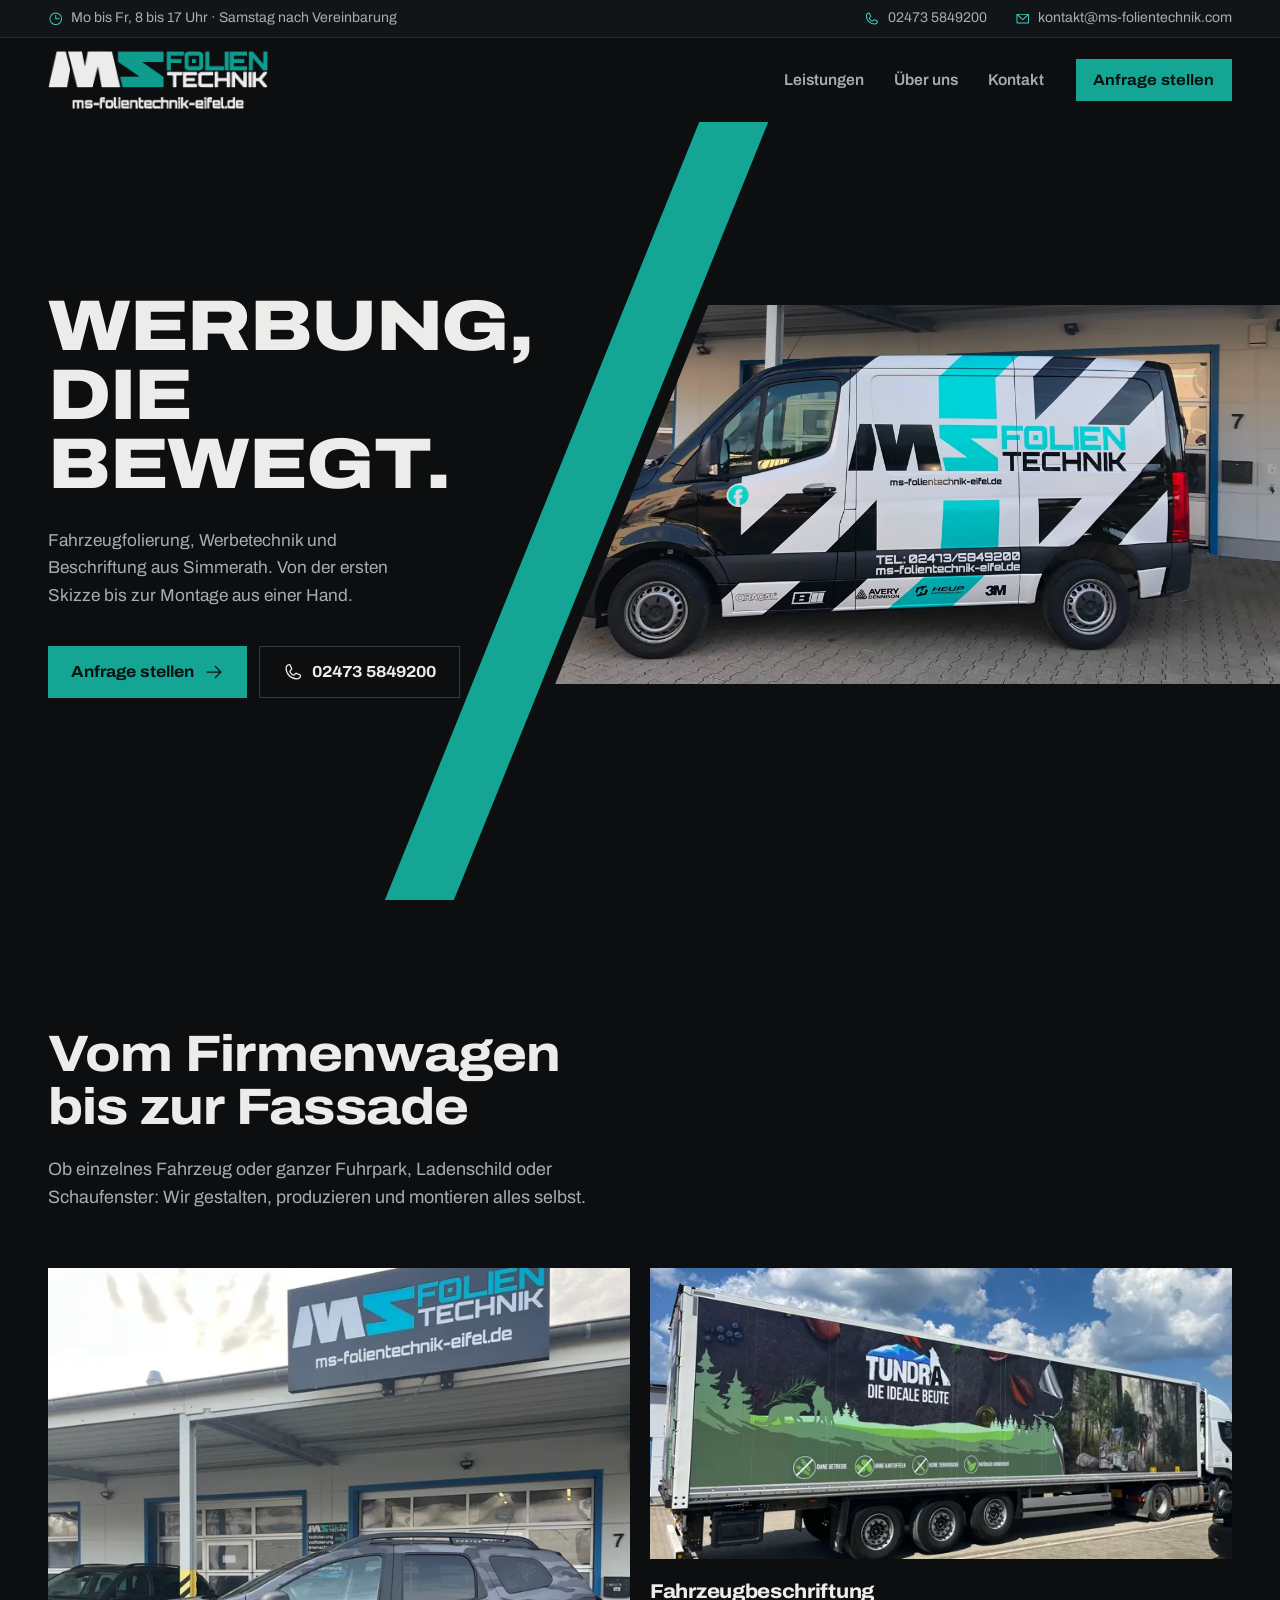
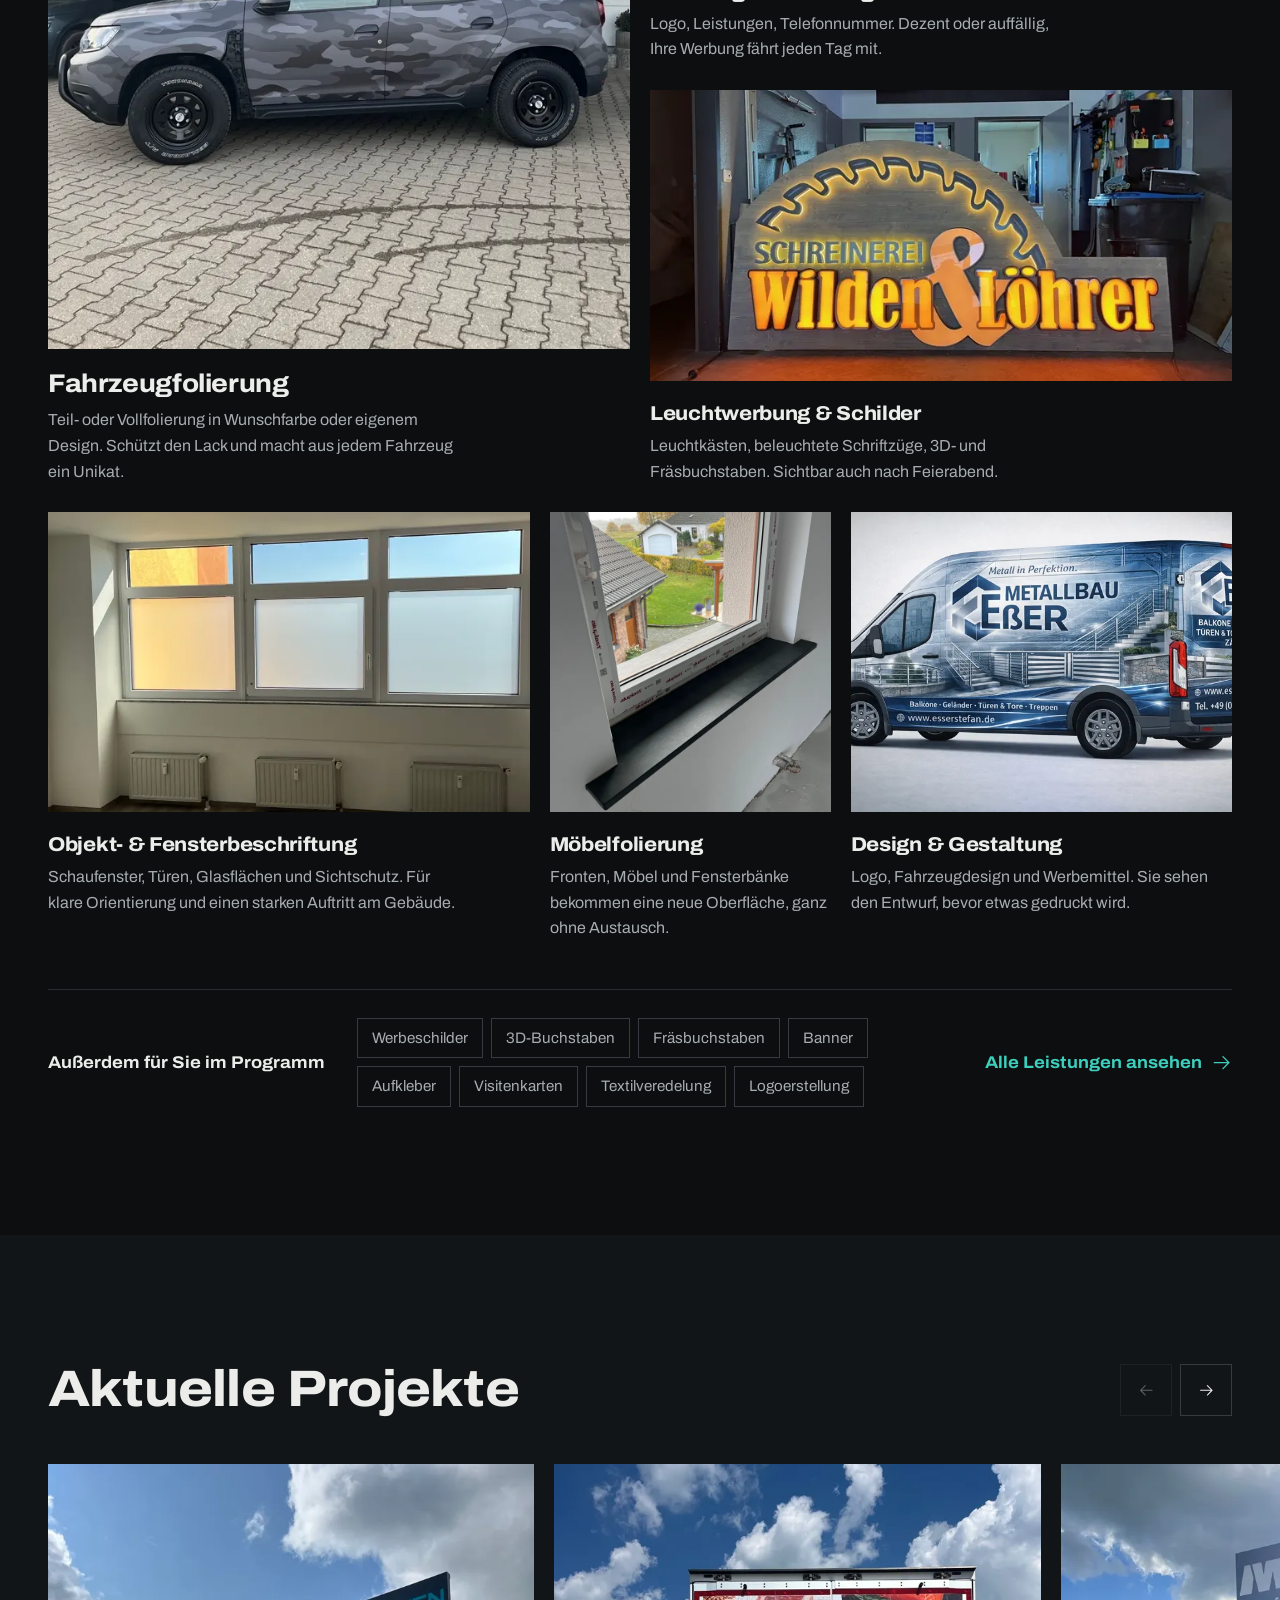
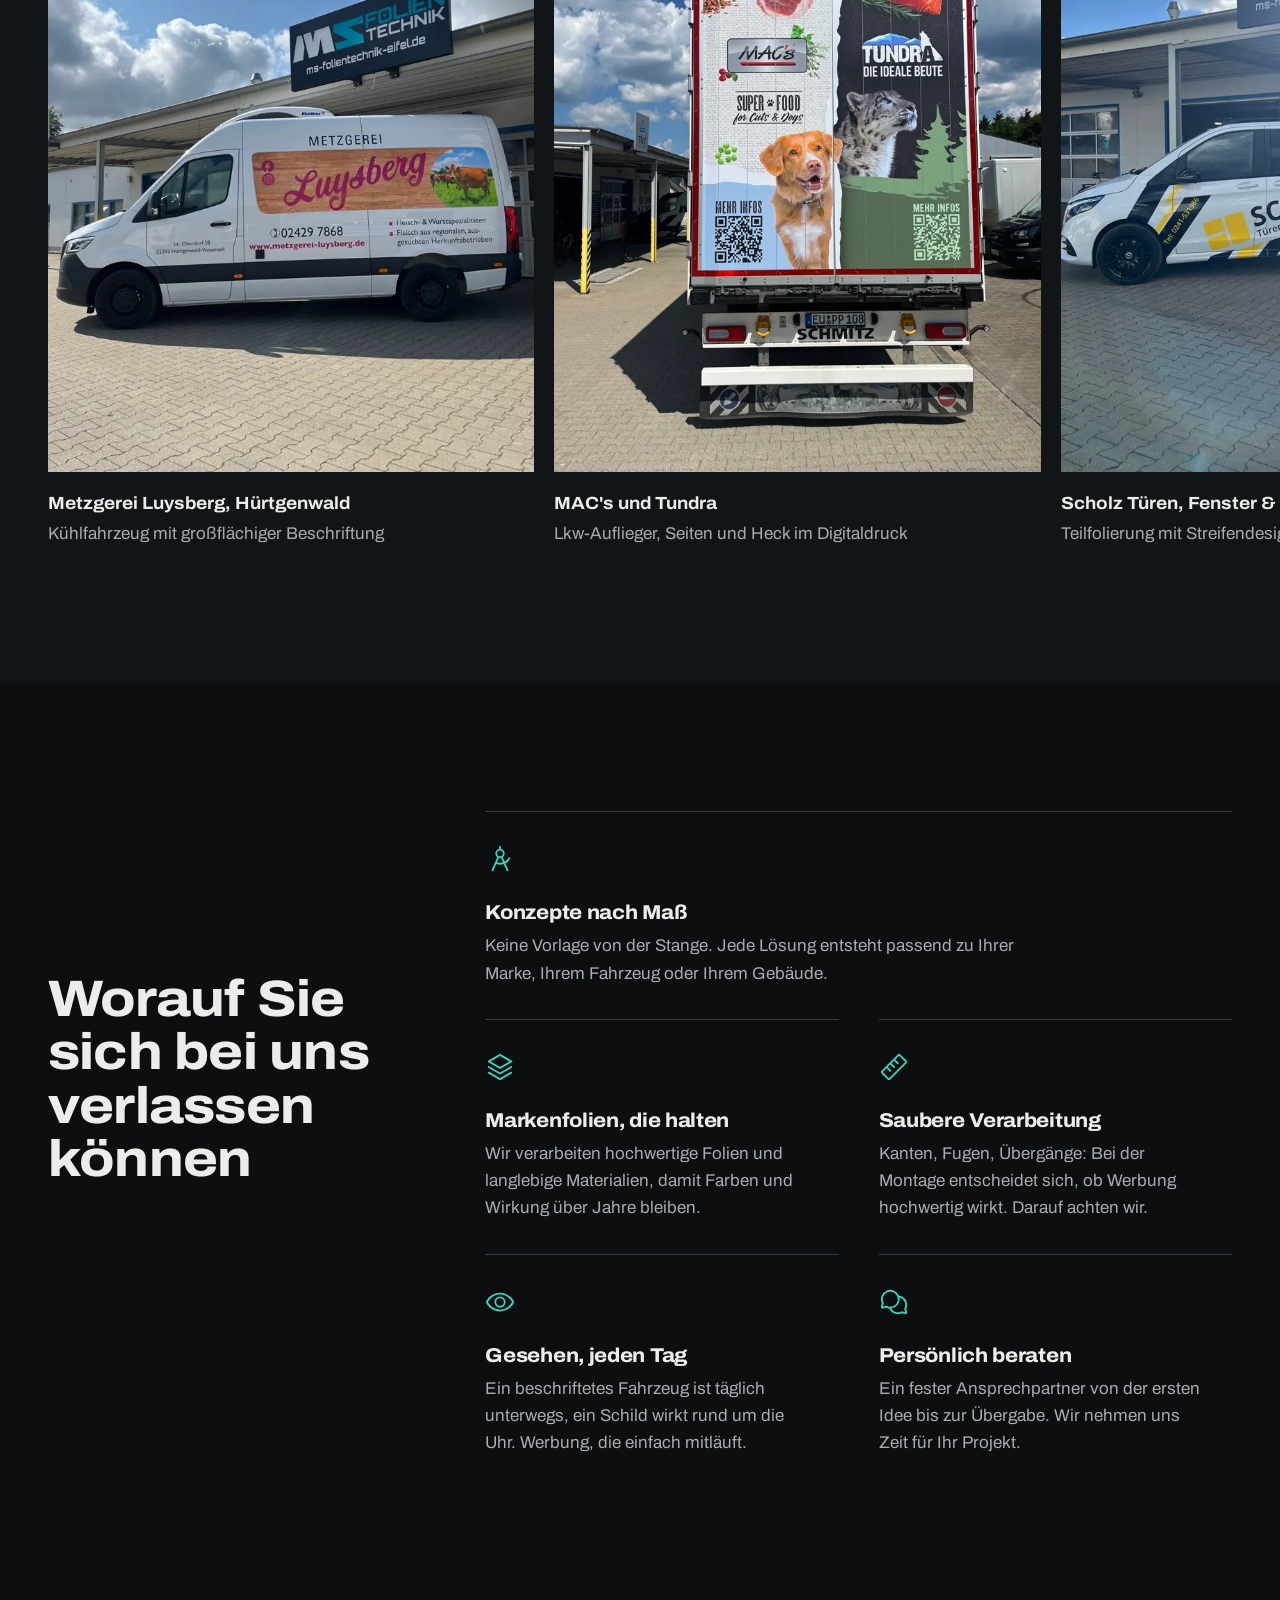
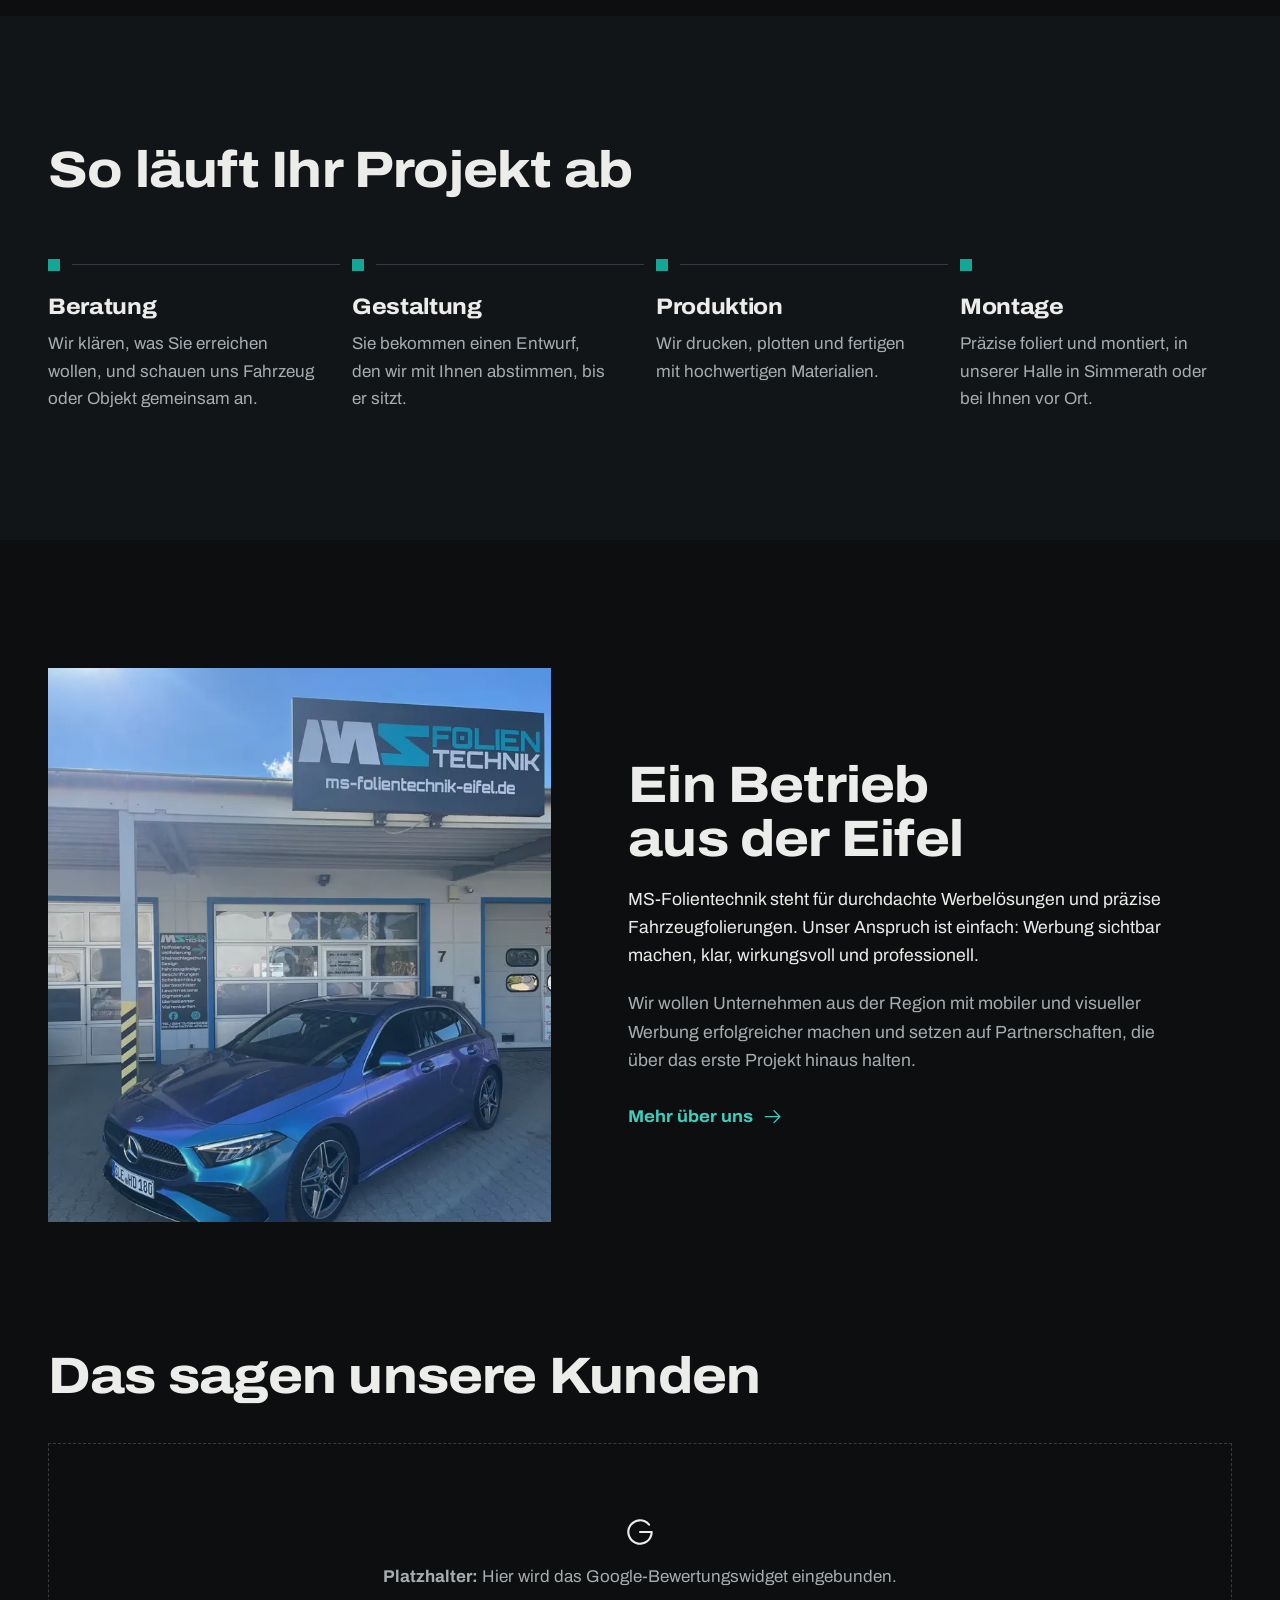
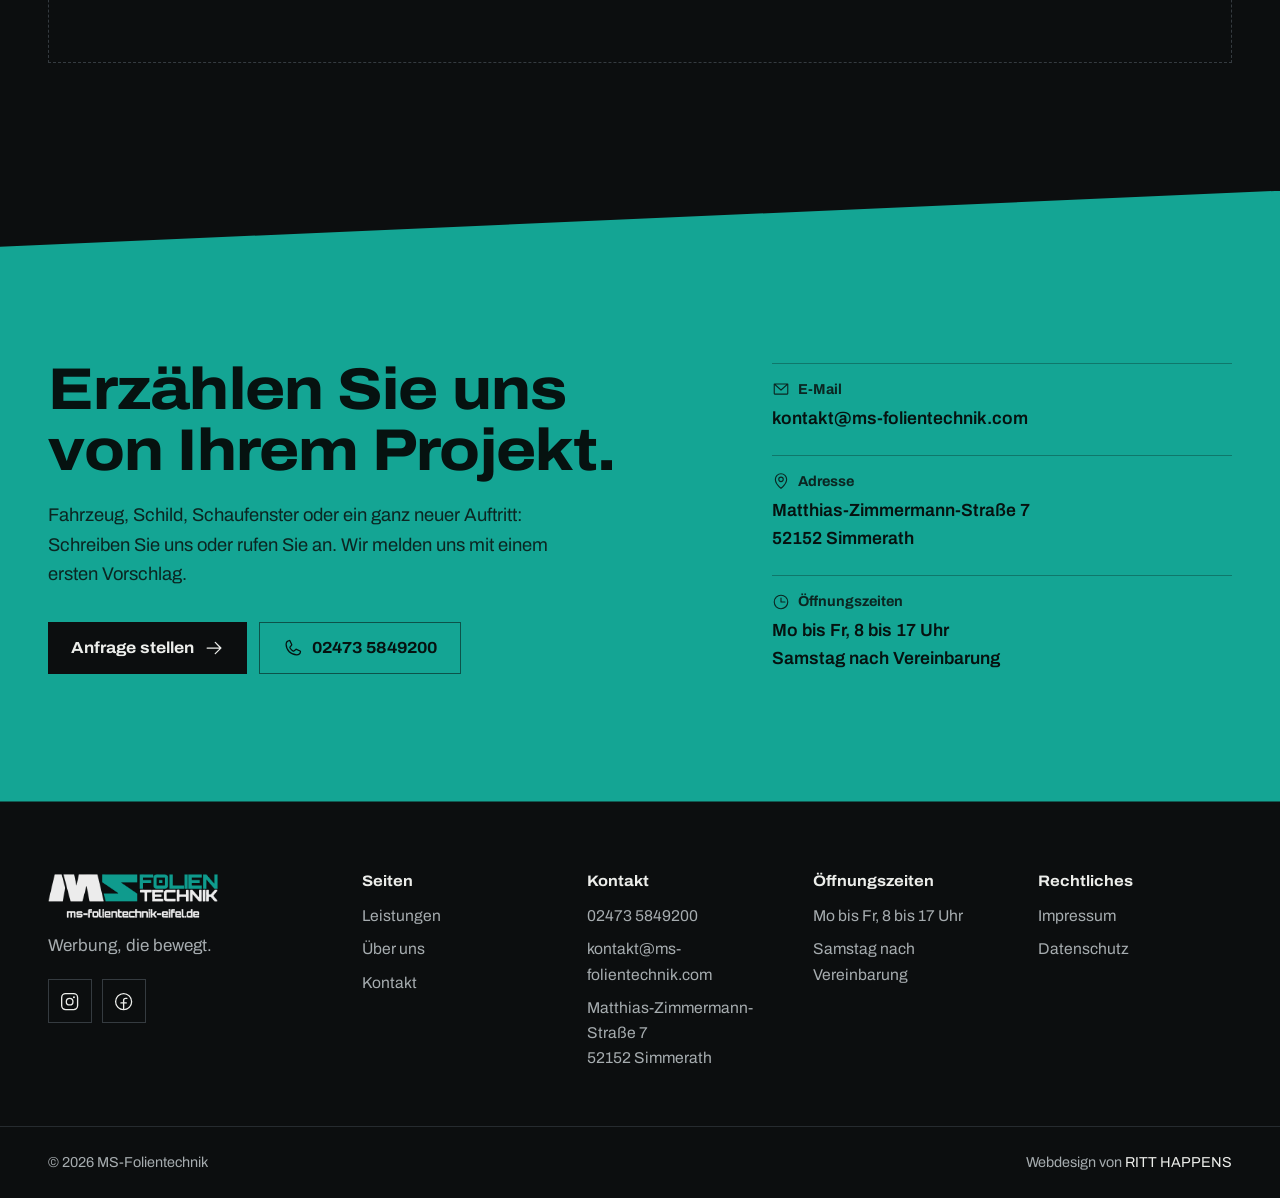
<file: index.html>
<!doctype html>
<html lang="de">
<head>
  <meta charset="utf-8">
  <meta name="viewport" content="width=device-width, initial-scale=1">
  <title>Fahrzeugfolierung &amp; Werbetechnik Simmerath | MS-Folientechnik</title>
  <meta name="description" content="Fahrzeugfolierung, Beschriftung, Leuchtwerbung und Schilder aus Simmerath in der Eifel. Von der Idee bis zur Montage aus einer Hand. Jetzt anfragen!">
  <meta name="theme-color" content="#0c0e0f">
  <meta property="og:title" content="Fahrzeugfolierung &amp; Werbetechnik Simmerath | MS-Folientechnik">
  <meta property="og:description" content="Fahrzeugfolierung, Beschriftung, Leuchtwerbung und Schilder aus Simmerath in der Eifel. Von der Idee bis zur Montage aus einer Hand. Jetzt anfragen!">
  <meta property="og:image" content="assets/img/ms-firmenfahrzeug-1200.webp">
  <link rel="preload" href="assets/fonts/archivo-var.woff2" as="font" type="font/woff2" crossorigin>
  <link rel="preload" as="image" href="assets/img/ms-firmenfahrzeug-1200.webp" imagesrcset="assets/img/ms-firmenfahrzeug-1200.webp 1200w, assets/img/ms-firmenfahrzeug-2400.webp 2400w" imagesizes="(min-width: 960px) 62vw, 100vw">
  <link rel="stylesheet" href="assets/css/style.css">
  <script>document.documentElement.classList.add('js');</script>
  <script type="application/ld+json">
  {
    "@context": "https://schema.org",
    "@type": "LocalBusiness",
    "name": "MS-Folientechnik",
    "slogan": "Werbung, die bewegt.",
    "sameAs": ["https://www.instagram.com/msfolientechnik/", "https://www.facebook.com/MSFolientechnik/"],
    "telephone": "+49 2473 5849200",
    "email": "kontakt@ms-folientechnik.com",
    "address": {
      "@type": "PostalAddress",
      "streetAddress": "Matthias-Zimmermann-Straße 7",
      "postalCode": "52152",
      "addressLocality": "Simmerath",
      "addressCountry": "DE"
    },
    "openingHoursSpecification": [{
      "@type": "OpeningHoursSpecification",
      "dayOfWeek": ["Monday","Tuesday","Wednesday","Thursday","Friday"],
      "opens": "08:00",
      "closes": "17:00"
    }]
  }
  </script>
</head>
<body>
  <a class="skip" href="#inhalt">Zum Inhalt springen</a>

  <header class="site-header" data-header>
    <div class="topbar">
      <div class="shell topbar-inner">
        <p class="topbar-hours">
          <svg class="ico" aria-hidden="true"><use href="assets/img/icons.svg#i-clock"/></svg>
          <span>Mo bis Fr, 8 bis 17 Uhr<span class="topbar-sat"> · Samstag nach Vereinbarung</span></span>
        </p>
        <div class="topbar-contact">
          <a href="tel:+4924735849200">
            <svg class="ico" aria-hidden="true"><use href="assets/img/icons.svg#i-phone"/></svg>
            <span>02473 5849200</span>
          </a>
          <a class="topbar-mail" href="mailto:kontakt@ms-folientechnik.com">
            <svg class="ico" aria-hidden="true"><use href="assets/img/icons.svg#i-envelope-simple"/></svg>
            <span>kontakt@ms-folientechnik.com</span>
          </a>
        </div>
      </div>
    </div>
    <div class="shell header-inner">
      <a class="brand" href="index.html" aria-label="MS-Folientechnik, zur Startseite">
        <img src="assets/img/ms-folientechnik-logo-480.png" width="480" height="126" alt="MS-Folientechnik">
      </a>
      <nav class="nav" id="site-nav" aria-label="Hauptnavigation">
        <ul class="nav-list">
          <li style="--i:0"><a href="leistungen.html"><span>Leistungen</span><svg class="ico" aria-hidden="true"><use href="assets/img/icons.svg#i-arrow-right"/></svg></a></li>
          <li style="--i:1"><a href="ueber-uns.html"><span>Über uns</span><svg class="ico" aria-hidden="true"><use href="assets/img/icons.svg#i-arrow-right"/></svg></a></li>
          <li style="--i:2"><a href="kontakt.html"><span>Kontakt</span><svg class="ico" aria-hidden="true"><use href="assets/img/icons.svg#i-arrow-right"/></svg></a></li>
        </ul>
        <span class="nav-stripe" aria-hidden="true"></span>
        <div class="nav-extra" style="--i:3">
          <a class="btn btn-primary nav-cta" href="kontakt.html">
            Anfrage stellen
            <svg class="ico" aria-hidden="true"><use href="assets/img/icons.svg#i-arrow-right"/></svg>
          </a>
          <div class="nav-contact">
            <a href="tel:+4924735849200"><svg class="ico" aria-hidden="true"><use href="assets/img/icons.svg#i-phone"/></svg>02473 5849200</a>
            <a href="mailto:kontakt@ms-folientechnik.com"><svg class="ico" aria-hidden="true"><use href="assets/img/icons.svg#i-envelope-simple"/></svg>kontakt@ms-folientechnik.com</a>
            <p><svg class="ico" aria-hidden="true"><use href="assets/img/icons.svg#i-clock"/></svg><span>Mo bis Fr, 8 bis 17 Uhr<br>Samstag nach Vereinbarung</span></p>
          </div>
          <div class="nav-social">
            <a href="https://www.instagram.com/msfolientechnik/" target="_blank" rel="noopener" aria-label="MS-Folientechnik auf Instagram"><svg class="ico" aria-hidden="true"><use href="assets/img/icons.svg#i-instagram-logo"/></svg></a>
            <a href="https://www.facebook.com/MSFolientechnik/" target="_blank" rel="noopener" aria-label="MS-Folientechnik auf Facebook"><svg class="ico" aria-hidden="true"><use href="assets/img/icons.svg#i-facebook-logo"/></svg></a>
          </div>
        </div>
      </nav>
      <div class="header-actions">
        <a class="btn btn-primary btn-sm" href="kontakt.html">Anfrage stellen</a>
        <button class="nav-toggle" type="button" aria-expanded="false" aria-controls="site-nav" data-nav-toggle>
          <span class="burger" aria-hidden="true"><span></span><span></span></span>
          <span class="nav-toggle-label" data-nav-label>Menü</span>
        </button>
      </div>
    </div>
  </header>
  <div class="header-sentinel" data-header-sentinel aria-hidden="true"></div>

  <main id="inhalt">

    <!-- Hero -->
    <section class="hero" aria-labelledby="hero-title">
      <div class="shell hero-grid">
        <div class="hero-copy">
          <h1 id="hero-title" class="hero-title">Werbung,<br>die bewegt.</h1>
          <p class="hero-lead">Fahrzeugfolierung, Werbetechnik und Beschriftung aus Simmerath. Von der ersten Skizze bis zur Montage aus einer Hand.</p>
          <div class="hero-actions">
            <a class="btn btn-primary" href="kontakt.html">
              Anfrage stellen
              <svg class="ico" aria-hidden="true"><use href="assets/img/icons.svg#i-arrow-right"/></svg>
            </a>
            <a class="btn btn-ghost" href="tel:+4924735849200">
              <svg class="ico" aria-hidden="true"><use href="assets/img/icons.svg#i-phone"/></svg>
              02473 5849200
            </a>
          </div>
        </div>
        <div class="slant-wrap">
          <span class="slant-stripe" aria-hidden="true"></span>
          <figure class="hero-media slant wipe" data-wipe>
            <img
              src="assets/img/ms-firmenfahrzeug-1200.webp"
              srcset="assets/img/ms-firmenfahrzeug-1200.webp 1200w, assets/img/ms-firmenfahrzeug-2400.webp 2400w"
              sizes="(min-width: 960px) 62vw, 100vw"
              width="2400" height="1254"
              alt="Firmenfahrzeug von MS-Folientechnik mit schwarz-weißer Diagonalfolierung und türkisem Logo vor der Halle in Simmerath"
              fetchpriority="high">
          </figure>
        </div>
      </div>
    </section>

    <!-- Leistungen -->
    <section class="section services" id="leistungen" aria-labelledby="services-title">
      <div class="shell">
        <div class="section-head">
          <h2 id="services-title">Vom Firmenwagen bis zur Fassade</h2>
          <p>Ob einzelnes Fahrzeug oder ganzer Fuhrpark, Ladenschild oder Schaufenster: Wir gestalten, produzieren und montieren alles selbst.</p>
        </div>

        <div class="bento">
          <article class="tile tile-xl">
            <a href="leistungen.html#fahrzeugfolierung" class="tile-link">
              <div class="tile-media">
                <img src="assets/img/vollfolierung-camo-700.webp" srcset="assets/img/vollfolierung-camo-700.webp 700w, assets/img/vollfolierung-camo-1400.webp 1400w" sizes="(min-width: 960px) 50vw, 100vw" width="1400" height="1867" loading="lazy" alt="Dacia Duster mit grauer Camouflage-Vollfolierung vor der Halle von MS-Folientechnik">
              </div>
              <div class="tile-body">
                <h3>Fahrzeugfolierung</h3>
                <p>Teil- oder Vollfolierung in Wunschfarbe oder eigenem Design. Schützt den Lack und macht aus jedem Fahrzeug ein Unikat.</p>
              </div>
            </a>
          </article>

          <article class="tile tile-wide">
            <a href="leistungen.html#fahrzeugbeschriftung" class="tile-link">
              <div class="tile-media">
                <img src="assets/img/aufliegerbeschriftung-tundra-700.webp" srcset="assets/img/aufliegerbeschriftung-tundra-700.webp 700w, assets/img/aufliegerbeschriftung-tundra-1400.webp 1400w" sizes="(min-width: 960px) 40vw, 100vw" width="1400" height="1050" loading="lazy" alt="Lkw-Auflieger mit großflächigem Digitaldruck für die Tiernahrungsmarke Tundra">
              </div>
              <div class="tile-body">
                <h3>Fahrzeugbeschriftung</h3>
                <p>Logo, Leistungen, Telefonnummer. Dezent oder auffällig, Ihre Werbung fährt jeden Tag mit.</p>
              </div>
            </a>
          </article>

          <article class="tile tile-wide">
            <a href="leistungen.html#leuchtwerbung" class="tile-link">
              <div class="tile-media">
                <img src="assets/img/leuchtwerbung-schreinerei-700.webp" srcset="assets/img/leuchtwerbung-schreinerei-700.webp 700w, assets/img/leuchtwerbung-schreinerei-1400.webp 1400w" sizes="(min-width: 960px) 40vw, 100vw" width="1400" height="1050" loading="lazy" alt="Beleuchtetes Holzschild der Schreinerei Wilden &amp; Löhrer mit Sägeblatt-Motiv in der Werkstatt">
              </div>
              <div class="tile-body">
                <h3>Leuchtwerbung &amp; Schilder</h3>
                <p>Leuchtkästen, beleuchtete Schriftzüge, 3D- und Fräsbuchstaben. Sichtbar auch nach Feierabend.</p>
              </div>
            </a>
          </article>

          <article class="tile tile-mid">
            <a href="leistungen.html#objektbeschriftung" class="tile-link">
              <div class="tile-media">
                <img src="assets/img/sichtschutzfolie-fenster-700.webp" srcset="assets/img/sichtschutzfolie-fenster-700.webp 700w, assets/img/sichtschutzfolie-fenster-1400.webp 1400w" sizes="(min-width: 960px) 34vw, 100vw" width="1400" height="1867" loading="lazy" alt="Bürofenster mit satinierter Sichtschutzfolie im unteren Bereich">
              </div>
              <div class="tile-body">
                <h3>Objekt- &amp; Fensterbeschriftung</h3>
                <p>Schaufenster, Türen, Glasflächen und Sichtschutz. Für klare Orientierung und einen starken Auftritt am Gebäude.</p>
              </div>
            </a>
          </article>

          <article class="tile tile-narrow">
            <a href="leistungen.html#moebelfolierung" class="tile-link">
              <div class="tile-media">
                <img src="assets/img/fensterbank-folierung-700.webp" srcset="assets/img/fensterbank-folierung-700.webp 700w, assets/img/fensterbank-folierung-1400.webp 1400w" sizes="(min-width: 960px) 26vw, 100vw" width="1400" height="1867" loading="lazy" alt="Fensterbank mit dunkler Folie in Schieferoptik">
              </div>
              <div class="tile-body">
                <h3>Möbelfolierung</h3>
                <p>Fronten, Möbel und Fensterbänke bekommen eine neue Oberfläche, ganz ohne Austausch.</p>
              </div>
            </a>
          </article>

          <article class="tile tile-mid">
            <a href="leistungen.html#design" class="tile-link">
              <div class="tile-media">
                <img src="assets/img/design-metallbau-esser-700.webp" srcset="assets/img/design-metallbau-esser-700.webp 700w, assets/img/design-metallbau-esser-1400.webp 1400w" sizes="(min-width: 960px) 34vw, 100vw" width="1400" height="933" loading="lazy" alt="Entwurf einer Fahrzeugfolierung für Metallbau Eßer mit Treppen- und Geländermotiven">
              </div>
              <div class="tile-body">
                <h3>Design &amp; Gestaltung</h3>
                <p>Logo, Fahrzeugdesign und Werbemittel. Sie sehen den Entwurf, bevor etwas gedruckt wird.</p>
              </div>
            </a>
          </article>
        </div>

        <div class="extras">
          <p class="extras-label">Außerdem für Sie im Programm</p>
          <ul class="chips">
            <li><a href="leistungen.html#werbeschilder">Werbeschilder</a></li>
            <li><a href="leistungen.html#3d-buchstaben">3D-Buchstaben</a></li>
            <li><a href="leistungen.html#fraesbuchstaben">Fräsbuchstaben</a></li>
            <li><a href="leistungen.html#banner">Banner</a></li>
            <li><a href="leistungen.html#aufkleber">Aufkleber</a></li>
            <li><a href="leistungen.html#visitenkarten">Visitenkarten</a></li>
            <li><a href="leistungen.html#textilveredelung">Textilveredelung</a></li>
            <li><a href="leistungen.html#logoerstellung">Logoerstellung</a></li>
          </ul>
          <a class="link-arrow" href="leistungen.html">
            Alle Leistungen ansehen
            <svg class="ico" aria-hidden="true"><use href="assets/img/icons.svg#i-arrow-right"/></svg>
          </a>
        </div>
      </div>
    </section>

    <!-- Projekte -->
    <section class="section projects" id="projekte" aria-labelledby="projects-title">
      <div class="shell projects-head">
        <h2 id="projects-title">Aktuelle Projekte</h2>
        <div class="rail-controls">
          <button class="rail-btn" type="button" data-rail-prev aria-label="Vorheriges Projekt">
            <svg class="ico" aria-hidden="true"><use href="assets/img/icons.svg#i-arrow-left"/></svg>
          </button>
          <button class="rail-btn" type="button" data-rail-next aria-label="Nächstes Projekt">
            <svg class="ico" aria-hidden="true"><use href="assets/img/icons.svg#i-arrow-right"/></svg>
          </button>
        </div>
      </div>
      <div class="rail" data-rail tabindex="0" aria-label="Projektgalerie, horizontal scrollbar">
        <figure class="rail-item">
          <div class="rail-media"><img src="assets/img/beschriftung-metzgerei-luysberg-700.webp" srcset="assets/img/beschriftung-metzgerei-luysberg-700.webp 700w, assets/img/beschriftung-metzgerei-luysberg-1400.webp 1400w" sizes="(min-width: 960px) 40vw, 82vw" width="1400" height="1866" loading="lazy" alt="Kühlfahrzeug der Metzgerei Luysberg mit Holzoptik, Schriftzug und Weidebild"></div>
          <figcaption><strong>Metzgerei Luysberg, Hürtgenwald</strong><span>Kühlfahrzeug mit großflächiger Beschriftung</span></figcaption>
        </figure>
        <figure class="rail-item">
          <div class="rail-media"><img src="assets/img/aufliegerbeschriftung-macs-heck-700.webp" srcset="assets/img/aufliegerbeschriftung-macs-heck-700.webp 700w, assets/img/aufliegerbeschriftung-macs-heck-1400.webp 1400w" sizes="(min-width: 960px) 40vw, 82vw" width="1400" height="1866" loading="lazy" alt="Hecktüren eines Lkw-Aufliegers mit Motiven der Marken MAC's und Tundra und QR-Codes"></div>
          <figcaption><strong>MAC's und Tundra</strong><span>Lkw-Auflieger, Seiten und Heck im Digitaldruck</span></figcaption>
        </figure>
        <figure class="rail-item">
          <div class="rail-media"><img src="assets/img/beschriftung-scholz-700.webp" srcset="assets/img/beschriftung-scholz-700.webp 700w, assets/img/beschriftung-scholz-1400.webp 1400w" sizes="(min-width: 960px) 40vw, 82vw" width="1400" height="1866" loading="lazy" alt="Mercedes V-Klasse von Scholz Türen, Fenster &amp; mehr mit gelb-schwarzen Diagonalstreifen"></div>
          <figcaption><strong>Scholz Türen, Fenster &amp; mehr</strong><span>Teilfolierung mit Streifendesign</span></figcaption>
        </figure>
        <figure class="rail-item">
          <div class="rail-media"><img src="assets/img/beschriftung-kaulartz-700.webp" srcset="assets/img/beschriftung-kaulartz-700.webp 700w, assets/img/beschriftung-kaulartz-1400.webp 1400w" sizes="(min-width: 960px) 40vw, 82vw" width="1400" height="1867" loading="lazy" alt="Weißer Pritschenwagen mit Beschriftung von Kaulartz Dach, Fassade und Solar"></div>
          <figcaption><strong>Kaulartz Dach + Fassade + Solar</strong><span>Beschriftung von Türen und Pritsche</span></figcaption>
        </figure>
        <figure class="rail-item">
          <div class="rail-media"><img src="assets/img/vollfolierung-colorflip-heck-700.webp" srcset="assets/img/vollfolierung-colorflip-heck-700.webp 700w, assets/img/vollfolierung-colorflip-heck-1400.webp 1400w" sizes="(min-width: 960px) 40vw, 82vw" width="1400" height="1867" loading="lazy" alt="Heckansicht einer Mercedes A-Klasse mit schimmernder Colorflip-Folie zwischen Türkis und Violett"></div>
          <figcaption><strong>Mercedes A-Klasse</strong><span>Colorflip-Folie von Türkis bis Violett</span></figcaption>
        </figure>
      </div>
    </section>

    <!-- Vorteile -->
    <section class="section values" aria-labelledby="values-title">
      <div class="values-band" aria-hidden="true"></div>
      <div class="shell values-grid">
        <h2 id="values-title">Worauf Sie sich bei uns verlassen können</h2>
        <ul class="values-list">
          <li>
            <svg class="ico" aria-hidden="true"><use href="assets/img/icons.svg#i-compass-tool"/></svg>
            <h3>Konzepte nach Maß</h3>
            <p>Keine Vorlage von der Stange. Jede Lösung entsteht passend zu Ihrer Marke, Ihrem Fahrzeug oder Ihrem Gebäude.</p>
          </li>
          <li>
            <svg class="ico" aria-hidden="true"><use href="assets/img/icons.svg#i-stack"/></svg>
            <h3>Markenfolien, die halten</h3>
            <p>Wir verarbeiten hochwertige Folien und langlebige Materialien, damit Farben und Wirkung über Jahre bleiben.</p>
          </li>
          <li>
            <svg class="ico" aria-hidden="true"><use href="assets/img/icons.svg#i-ruler"/></svg>
            <h3>Saubere Verarbeitung</h3>
            <p>Kanten, Fugen, Übergänge: Bei der Montage entscheidet sich, ob Werbung hochwertig wirkt. Darauf achten wir.</p>
          </li>
          <li>
            <svg class="ico" aria-hidden="true"><use href="assets/img/icons.svg#i-eye"/></svg>
            <h3>Gesehen, jeden Tag</h3>
            <p>Ein beschriftetes Fahrzeug ist täglich unterwegs, ein Schild wirkt rund um die Uhr. Werbung, die einfach mitläuft.</p>
          </li>
          <li>
            <svg class="ico" aria-hidden="true"><use href="assets/img/icons.svg#i-chats-circle"/></svg>
            <h3>Persönlich beraten</h3>
            <p>Ein fester Ansprechpartner von der ersten Idee bis zur Übergabe. Wir nehmen uns Zeit für Ihr Projekt.</p>
          </li>
        </ul>
      </div>
    </section>

    <!-- Ablauf -->
    <section class="section process" aria-labelledby="process-title">
      <div class="shell">
        <h2 id="process-title">So läuft Ihr Projekt ab</h2>
        <ol class="steps">
          <li>
            <h3>Beratung</h3>
            <p>Wir klären, was Sie erreichen wollen, und schauen uns Fahrzeug oder Objekt gemeinsam an.</p>
          </li>
          <li>
            <h3>Gestaltung</h3>
            <p>Sie bekommen einen Entwurf, den wir mit Ihnen abstimmen, bis er sitzt.</p>
          </li>
          <li>
            <h3>Produktion</h3>
            <p>Wir drucken, plotten und fertigen mit hochwertigen Materialien.</p>
          </li>
          <li>
            <h3>Montage</h3>
            <p>Präzise foliert und montiert, in unserer Halle in Simmerath oder bei Ihnen vor Ort.</p>
          </li>
        </ol>
      </div>
    </section>

    <!-- Über uns -->
    <section class="section about" aria-labelledby="about-title">
      <div class="shell about-grid">
        <figure class="about-media">
          <img src="assets/img/vollfolierung-colorflip-700.webp" srcset="assets/img/vollfolierung-colorflip-700.webp 700w, assets/img/vollfolierung-colorflip-1400.webp 1400w" sizes="(min-width: 960px) 40vw, 100vw" width="1400" height="1867" loading="lazy" alt="Halle von MS-Folientechnik in Simmerath mit Leuchtschild, davor eine Mercedes A-Klasse mit Colorflip-Folierung">
        </figure>
        <div class="about-copy">
          <h2 id="about-title">Ein Betrieb aus der Eifel</h2>
          <p>MS-Folientechnik steht für durchdachte Werbelösungen und präzise Fahrzeugfolierungen. Unser Anspruch ist einfach: Werbung sichtbar machen, klar, wirkungsvoll und professionell.</p>
          <p>Wir wollen Unternehmen aus der Region mit mobiler und visueller Werbung erfolgreicher machen und setzen auf Partnerschaften, die über das erste Projekt hinaus halten.</p>
          <a class="link-arrow" href="ueber-uns.html">
            Mehr über uns
            <svg class="ico" aria-hidden="true"><use href="assets/img/icons.svg#i-arrow-right"/></svg>
          </a>
        </div>
      </div>
    </section>

    <!-- Bewertungen -->
    <section class="section reviews" aria-labelledby="reviews-title">
      <div class="shell">
        <h2 id="reviews-title">Das sagen unsere Kunden</h2>
        <div class="reviews-slot" role="note">
          <svg class="ico" aria-hidden="true"><use href="assets/img/icons.svg#i-google-logo"/></svg>
          <p><strong>Platzhalter:</strong> Hier wird das Google-Bewertungswidget eingebunden.</p>
        </div>
      </div>
    </section>

    <!-- Kontakt -->
    <section class="contact" aria-labelledby="contact-title">
      <div class="shell contact-grid">
        <div class="contact-copy">
          <h2 id="contact-title">Erzählen Sie uns von Ihrem Projekt.</h2>
          <p>Fahrzeug, Schild, Schaufenster oder ein ganz neuer Auftritt: Schreiben Sie uns oder rufen Sie an. Wir melden uns mit einem ersten Vorschlag.</p>
          <div class="contact-actions">
            <a class="btn btn-dark" href="kontakt.html">
              Anfrage stellen
              <svg class="ico" aria-hidden="true"><use href="assets/img/icons.svg#i-arrow-right"/></svg>
            </a>
            <a class="btn btn-outline-dark" href="tel:+4924735849200">
              <svg class="ico" aria-hidden="true"><use href="assets/img/icons.svg#i-phone"/></svg>
              02473 5849200
            </a>
          </div>
        </div>
        <dl class="contact-facts">
          <div>
            <dt><svg class="ico" aria-hidden="true"><use href="assets/img/icons.svg#i-envelope-simple"/></svg>E-Mail</dt>
            <dd><a href="mailto:kontakt@ms-folientechnik.com">kontakt@ms-folientechnik.com</a></dd>
          </div>
          <div>
            <dt><svg class="ico" aria-hidden="true"><use href="assets/img/icons.svg#i-map-pin"/></svg>Adresse</dt>
            <dd>Matthias-Zimmermann-Straße 7<br>52152 Simmerath</dd>
          </div>
          <div>
            <dt><svg class="ico" aria-hidden="true"><use href="assets/img/icons.svg#i-clock"/></svg>Öffnungszeiten</dt>
            <dd>Mo bis Fr, 8 bis 17 Uhr<br>Samstag nach Vereinbarung</dd>
          </div>
        </dl>
      </div>
    </section>
  </main>

  <footer class="site-footer">
    <div class="shell footer-grid">
      <div class="footer-brand">
        <img src="assets/img/ms-folientechnik-logo-480.png" width="480" height="126" alt="MS-Folientechnik" loading="lazy">
        <p>Werbung, die bewegt.</p>
        <div class="social">
          <a href="https://www.instagram.com/msfolientechnik/" target="_blank" rel="noopener" aria-label="MS-Folientechnik auf Instagram"><svg class="ico" aria-hidden="true"><use href="assets/img/icons.svg#i-instagram-logo"/></svg></a>
          <a href="https://www.facebook.com/MSFolientechnik/" target="_blank" rel="noopener" aria-label="MS-Folientechnik auf Facebook"><svg class="ico" aria-hidden="true"><use href="assets/img/icons.svg#i-facebook-logo"/></svg></a>
        </div>
      </div>
      <nav aria-label="Footer-Navigation">
        <h2 class="footer-title">Seiten</h2>
        <ul>
          <li><a href="leistungen.html">Leistungen</a></li>
          <li><a href="ueber-uns.html">Über uns</a></li>
          <li><a href="kontakt.html">Kontakt</a></li>
        </ul>
      </nav>
      <div>
        <h2 class="footer-title">Kontakt</h2>
        <ul>
          <li><a href="tel:+4924735849200">02473 5849200</a></li>
          <li><a href="mailto:kontakt@ms-folientechnik.com">kontakt@ms-folientechnik.com</a></li>
          <li>Matthias-Zimmermann-Straße 7<br>52152 Simmerath</li>
        </ul>
      </div>
      <div>
        <h2 class="footer-title">Öffnungszeiten</h2>
        <ul>
          <li>Mo bis Fr, 8 bis 17 Uhr</li>
          <li>Samstag nach Vereinbarung</li>
        </ul>
      </div>
      <div>
        <h2 class="footer-title">Rechtliches</h2>
        <ul>
          <li><a href="impressum.html">Impressum</a></li>
          <li><a href="datenschutz.html">Datenschutz</a></li>
        </ul>
      </div>
    </div>
    <div class="shell footer-bottom">
      <p>© <span data-year>2026</span> MS-Folientechnik</p>
      <p>Webdesign von <a href="https://ritt-happens.de" rel="noopener">RITT HAPPENS</a></p>
    </div>
  </footer>

  <script src="assets/js/main.js" defer></script>
</body>
</html>
</file>
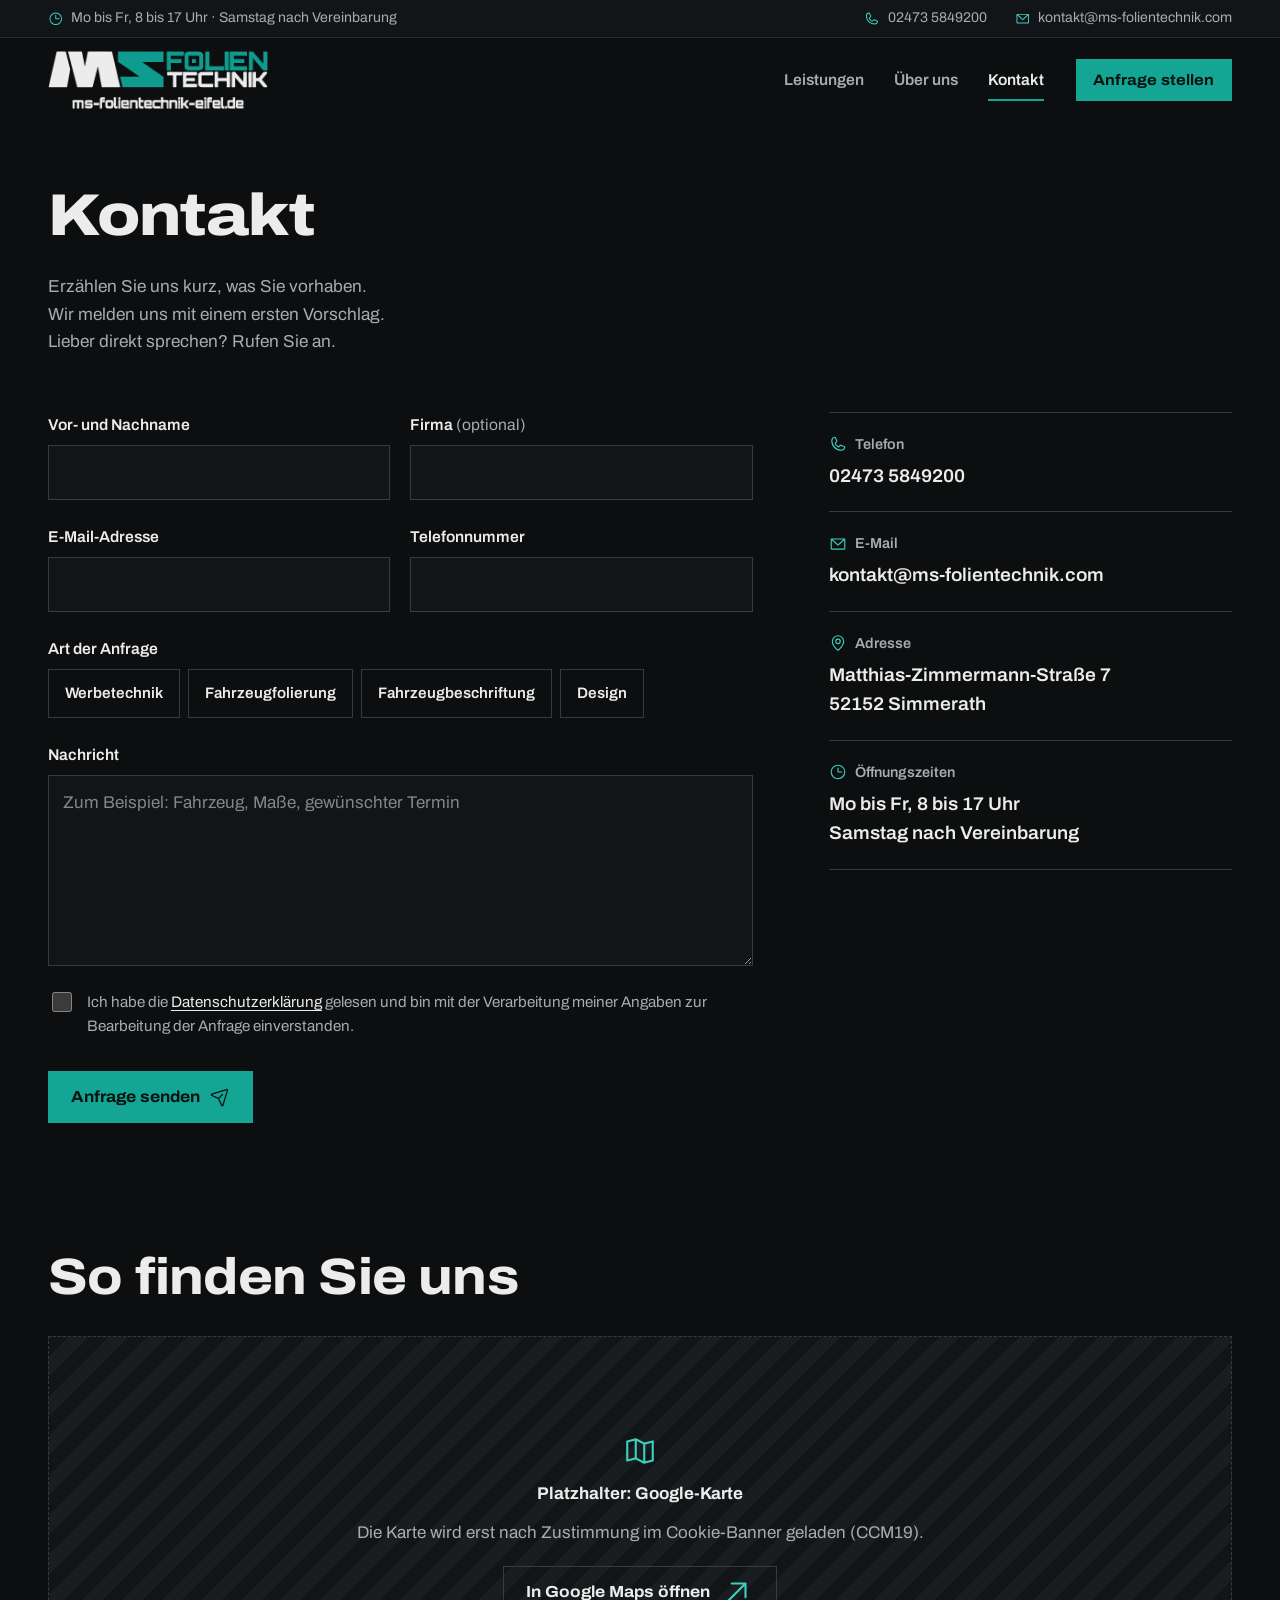
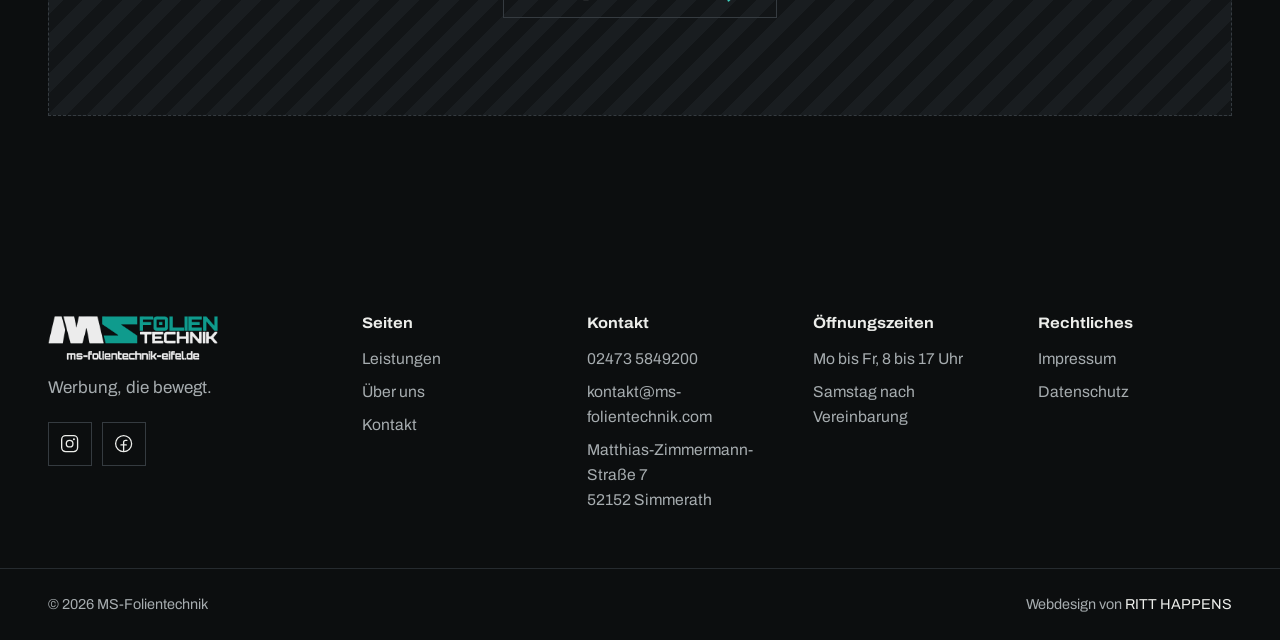
<file: kontakt.html>
<!doctype html>
<html lang="de">
<head>
  <meta charset="utf-8">
  <meta name="viewport" content="width=device-width, initial-scale=1">
  <title>Kontakt &amp; Anfrage | MS-Folientechnik Simmerath</title>
  <meta name="description" content="Jetzt Anfrage stellen: MS-Folientechnik, Matthias-Zimmermann-Straße 7, 52152 Simmerath. Tel. 02473 5849200, Mo bis Fr 8 bis 17 Uhr.">
  <meta name="theme-color" content="#0c0e0f">
  <meta property="og:title" content="Kontakt &amp; Anfrage | MS-Folientechnik Simmerath">
  <meta property="og:description" content="Jetzt Anfrage stellen: MS-Folientechnik, Matthias-Zimmermann-Straße 7, 52152 Simmerath. Tel. 02473 5849200, Mo bis Fr 8 bis 17 Uhr.">
  <meta property="og:image" content="assets/img/ms-firmenfahrzeug-1200.webp">
  <link rel="preload" href="assets/fonts/archivo-var.woff2" as="font" type="font/woff2" crossorigin>
  <link rel="stylesheet" href="assets/css/style.css">
  <script>document.documentElement.classList.add('js');</script>
</head>
<body>
  <a class="skip" href="#inhalt">Zum Inhalt springen</a>

  <header class="site-header" data-header>
    <div class="topbar">
      <div class="shell topbar-inner">
        <p class="topbar-hours">
          <svg class="ico" aria-hidden="true"><use href="assets/img/icons.svg#i-clock"/></svg>
          <span>Mo bis Fr, 8 bis 17 Uhr<span class="topbar-sat"> · Samstag nach Vereinbarung</span></span>
        </p>
        <div class="topbar-contact">
          <a href="tel:+4924735849200">
            <svg class="ico" aria-hidden="true"><use href="assets/img/icons.svg#i-phone"/></svg>
            <span>02473 5849200</span>
          </a>
          <a class="topbar-mail" href="mailto:kontakt@ms-folientechnik.com">
            <svg class="ico" aria-hidden="true"><use href="assets/img/icons.svg#i-envelope-simple"/></svg>
            <span>kontakt@ms-folientechnik.com</span>
          </a>
        </div>
      </div>
    </div>
    <div class="shell header-inner">
      <a class="brand" href="index.html" aria-label="MS-Folientechnik, zur Startseite">
        <img src="assets/img/ms-folientechnik-logo-480.png" width="480" height="126" alt="MS-Folientechnik">
      </a>
      <nav class="nav" id="site-nav" aria-label="Hauptnavigation">
        <ul class="nav-list">
          <li style="--i:0"><a href="leistungen.html"><span>Leistungen</span><svg class="ico" aria-hidden="true"><use href="assets/img/icons.svg#i-arrow-right"/></svg></a></li>
          <li style="--i:1"><a href="ueber-uns.html"><span>Über uns</span><svg class="ico" aria-hidden="true"><use href="assets/img/icons.svg#i-arrow-right"/></svg></a></li>
          <li style="--i:2"><a href="kontakt.html" aria-current="page"><span>Kontakt</span><svg class="ico" aria-hidden="true"><use href="assets/img/icons.svg#i-arrow-right"/></svg></a></li>
        </ul>
        <span class="nav-stripe" aria-hidden="true"></span>
        <div class="nav-extra" style="--i:3">
          <a class="btn btn-primary nav-cta" href="kontakt.html">
            Anfrage stellen
            <svg class="ico" aria-hidden="true"><use href="assets/img/icons.svg#i-arrow-right"/></svg>
          </a>
          <div class="nav-contact">
            <a href="tel:+4924735849200"><svg class="ico" aria-hidden="true"><use href="assets/img/icons.svg#i-phone"/></svg>02473 5849200</a>
            <a href="mailto:kontakt@ms-folientechnik.com"><svg class="ico" aria-hidden="true"><use href="assets/img/icons.svg#i-envelope-simple"/></svg>kontakt@ms-folientechnik.com</a>
            <p><svg class="ico" aria-hidden="true"><use href="assets/img/icons.svg#i-clock"/></svg><span>Mo bis Fr, 8 bis 17 Uhr<br>Samstag nach Vereinbarung</span></p>
          </div>
          <div class="nav-social">
            <a href="https://www.instagram.com/msfolientechnik/" target="_blank" rel="noopener" aria-label="MS-Folientechnik auf Instagram"><svg class="ico" aria-hidden="true"><use href="assets/img/icons.svg#i-instagram-logo"/></svg></a>
            <a href="https://www.facebook.com/MSFolientechnik/" target="_blank" rel="noopener" aria-label="MS-Folientechnik auf Facebook"><svg class="ico" aria-hidden="true"><use href="assets/img/icons.svg#i-facebook-logo"/></svg></a>
          </div>
        </div>
      </nav>
      <div class="header-actions">
        <a class="btn btn-primary btn-sm" href="kontakt.html">Anfrage stellen</a>
        <button class="nav-toggle" type="button" aria-expanded="false" aria-controls="site-nav" data-nav-toggle>
          <span class="burger" aria-hidden="true"><span></span><span></span></span>
          <span class="nav-toggle-label" data-nav-label>Menü</span>
        </button>
      </div>
    </div>
  </header>
  <div class="header-sentinel" data-header-sentinel aria-hidden="true"></div>

    <main id="inhalt">

    <section class="contact-page" aria-labelledby="page-title">
      <div class="shell">
        <div class="contact-page-head">
          <h1 id="page-title" class="page-title">Kontakt</h1>
          <p class="hero-lead">Erzählen Sie uns kurz, was Sie vorhaben. Wir melden uns mit einem ersten Vorschlag. Lieber direkt sprechen? Rufen Sie an.</p>
        </div>

        <div class="contact-page-grid">
          <form class="form" action="#" method="post" novalidate data-form>
            <div class="form-success" role="status" tabindex="-1" hidden data-form-success>
              <svg class="ico" aria-hidden="true"><use href="assets/img/icons.svg#i-check-circle"/></svg>
              <div>
                <strong>Danke für Ihre Anfrage.</strong>
                <p>Wir melden uns so bald wie möglich bei Ihnen.</p>
              </div>
            </div>

            <div class="form-grid">
              <div class="field">
                <label for="f-name">Vor- und Nachname</label>
                <input id="f-name" name="name" type="text" autocomplete="name" required>
                <p class="field-error" id="f-name-err" hidden>Bitte geben Sie Ihren Namen an.</p>
              </div>
              <div class="field">
                <label for="f-company">Firma <span class="opt">(optional)</span></label>
                <input id="f-company" name="firma" type="text" autocomplete="organization">
              </div>
              <div class="field">
                <label for="f-mail">E-Mail-Adresse</label>
                <input id="f-mail" name="email" type="email" autocomplete="email" required>
                <p class="field-error" id="f-mail-err" hidden>Bitte geben Sie eine gültige E-Mail-Adresse an.</p>
              </div>
              <div class="field">
                <label for="f-phone">Telefonnummer</label>
                <input id="f-phone" name="telefon" type="tel" autocomplete="tel" required>
                <p class="field-error" id="f-phone-err" hidden>Bitte geben Sie eine Telefonnummer an, unter der wir Sie erreichen.</p>
              </div>
              <fieldset class="field field-full">
                <legend>Art der Anfrage</legend>
                <div class="choices">
                  <label class="choice"><input type="radio" name="art" value="Werbetechnik" required><span>Werbetechnik</span></label>
                  <label class="choice"><input type="radio" name="art" value="Fahrzeugfolierung"><span>Fahrzeugfolierung</span></label>
                  <label class="choice"><input type="radio" name="art" value="Fahrzeugbeschriftung"><span>Fahrzeugbeschriftung</span></label>
                  <label class="choice"><input type="radio" name="art" value="Design"><span>Design</span></label>
                </div>
                <p class="field-error" id="f-art-err" hidden>Bitte wählen Sie aus, worum es geht.</p>
              </fieldset>
              <div class="field field-full">
                <label for="f-msg">Nachricht</label>
                <textarea id="f-msg" name="nachricht" rows="6" required placeholder="Zum Beispiel: Fahrzeug, Maße, gewünschter Termin"></textarea>
                <p class="field-error" id="f-msg-err" hidden>Bitte beschreiben Sie kurz Ihr Anliegen.</p>
              </div>
              <div class="field field-full">
                <label class="check">
                  <input type="checkbox" name="datenschutz" required>
                  <span>Ich habe die <a href="datenschutz.html">Datenschutzerklärung</a> gelesen und bin mit der Verarbeitung meiner Angaben zur Bearbeitung der Anfrage einverstanden.</span>
                </label>
                <p class="field-error" id="f-dsgvo-err" hidden>Bitte bestätigen Sie die Datenschutzerklärung.</p>
              </div>
            </div>
            <button class="btn btn-primary form-submit" type="submit">
              Anfrage senden
              <svg class="ico" aria-hidden="true"><use href="assets/img/icons.svg#i-paper-plane-tilt"/></svg>
            </button>
          </form>

          <aside class="contact-aside" aria-label="Kontaktdaten">
            <dl class="aside-facts">
              <div>
                <dt><svg class="ico" aria-hidden="true"><use href="assets/img/icons.svg#i-phone"/></svg>Telefon</dt>
                <dd><a href="tel:+4924735849200">02473 5849200</a></dd>
              </div>
              <div>
                <dt><svg class="ico" aria-hidden="true"><use href="assets/img/icons.svg#i-envelope-simple"/></svg>E-Mail</dt>
                <dd><a href="mailto:kontakt@ms-folientechnik.com">kontakt@ms-folientechnik.com</a></dd>
              </div>
              <div>
                <dt><svg class="ico" aria-hidden="true"><use href="assets/img/icons.svg#i-map-pin"/></svg>Adresse</dt>
                <dd>Matthias-Zimmermann-Straße 7<br>52152 Simmerath</dd>
              </div>
              <div>
                <dt><svg class="ico" aria-hidden="true"><use href="assets/img/icons.svg#i-clock"/></svg>Öffnungszeiten</dt>
                <dd>Mo bis Fr, 8 bis 17 Uhr<br>Samstag nach Vereinbarung</dd>
              </div>
            </dl>
          </aside>
        </div>
      </div>
    </section>

    <section class="map-section" aria-labelledby="map-title">
      <div class="shell">
        <h2 id="map-title">So finden Sie uns</h2>
        <div class="map-slot">
          <svg class="ico" aria-hidden="true"><use href="assets/img/icons.svg#i-map-trifold"/></svg>
          <strong>Platzhalter: Google-Karte</strong>
          <p>Die Karte wird erst nach Zustimmung im Cookie-Banner geladen (CCM19).</p>
          <a class="btn btn-ghost" href="https://www.google.com/maps/search/?api=1&amp;query=MS-Folientechnik+Matthias-Zimmermann-Stra%C3%9Fe+7+52152+Simmerath" target="_blank" rel="noopener">
            In Google Maps öffnen
            <svg class="ico" aria-hidden="true"><use href="assets/img/icons.svg#i-arrow-up-right"/></svg>
          </a>
        </div>
      </div>
    </section>
  </main>

  <footer class="site-footer">
    <div class="shell footer-grid">
      <div class="footer-brand">
        <img src="assets/img/ms-folientechnik-logo-480.png" width="480" height="126" alt="MS-Folientechnik" loading="lazy">
        <p>Werbung, die bewegt.</p>
        <div class="social">
          <a href="https://www.instagram.com/msfolientechnik/" target="_blank" rel="noopener" aria-label="MS-Folientechnik auf Instagram"><svg class="ico" aria-hidden="true"><use href="assets/img/icons.svg#i-instagram-logo"/></svg></a>
          <a href="https://www.facebook.com/MSFolientechnik/" target="_blank" rel="noopener" aria-label="MS-Folientechnik auf Facebook"><svg class="ico" aria-hidden="true"><use href="assets/img/icons.svg#i-facebook-logo"/></svg></a>
        </div>
      </div>
      <nav aria-label="Footer-Navigation">
        <h2 class="footer-title">Seiten</h2>
        <ul>
          <li><a href="leistungen.html">Leistungen</a></li>
          <li><a href="ueber-uns.html">Über uns</a></li>
          <li><a href="kontakt.html">Kontakt</a></li>
        </ul>
      </nav>
      <div>
        <h2 class="footer-title">Kontakt</h2>
        <ul>
          <li><a href="tel:+4924735849200">02473 5849200</a></li>
          <li><a href="mailto:kontakt@ms-folientechnik.com">kontakt@ms-folientechnik.com</a></li>
          <li>Matthias-Zimmermann-Straße 7<br>52152 Simmerath</li>
        </ul>
      </div>
      <div>
        <h2 class="footer-title">Öffnungszeiten</h2>
        <ul>
          <li>Mo bis Fr, 8 bis 17 Uhr</li>
          <li>Samstag nach Vereinbarung</li>
        </ul>
      </div>
      <div>
        <h2 class="footer-title">Rechtliches</h2>
        <ul>
          <li><a href="impressum.html">Impressum</a></li>
          <li><a href="datenschutz.html">Datenschutz</a></li>
        </ul>
      </div>
    </div>
    <div class="shell footer-bottom">
      <p>© <span data-year>2026</span> MS-Folientechnik</p>
      <p>Webdesign von <a href="https://ritt-happens.de" rel="noopener">RITT HAPPENS</a></p>
    </div>
  </footer>

  <script src="assets/js/main.js" defer></script>
</body>
</html>
</file>
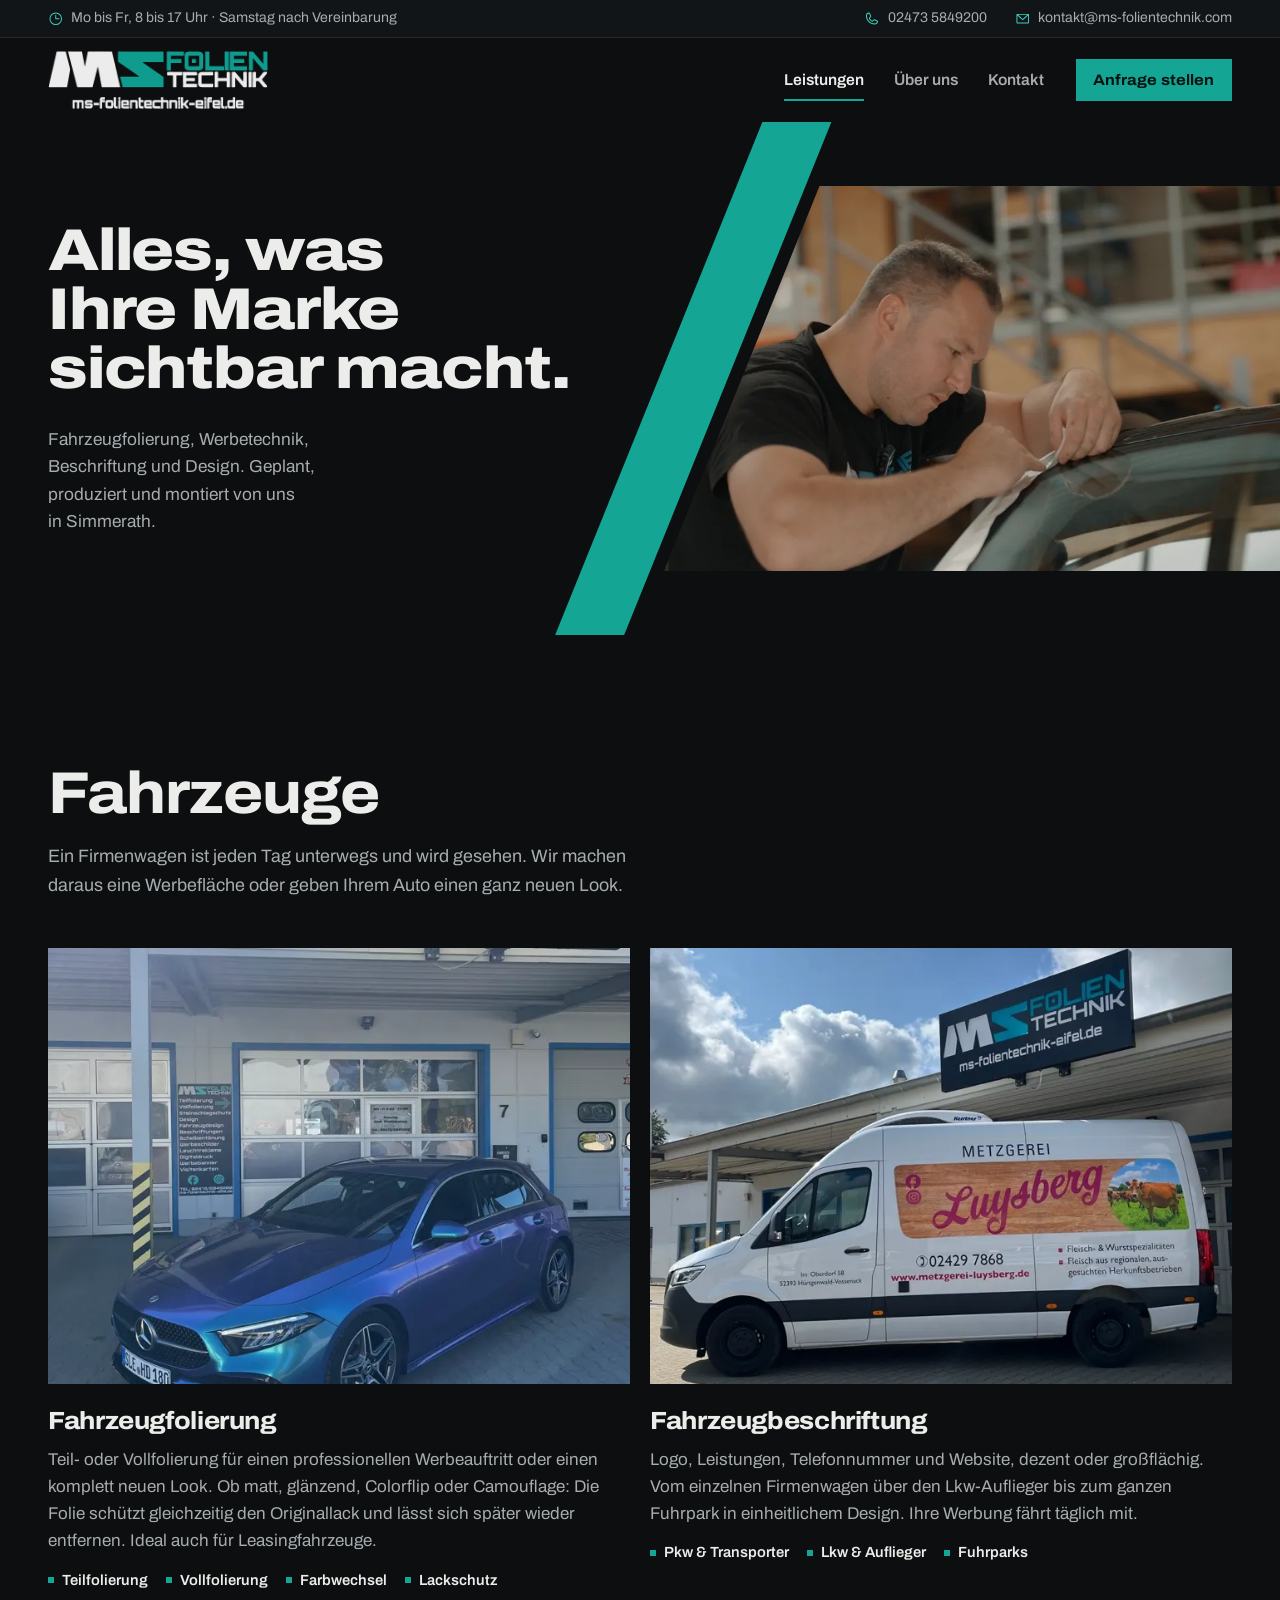
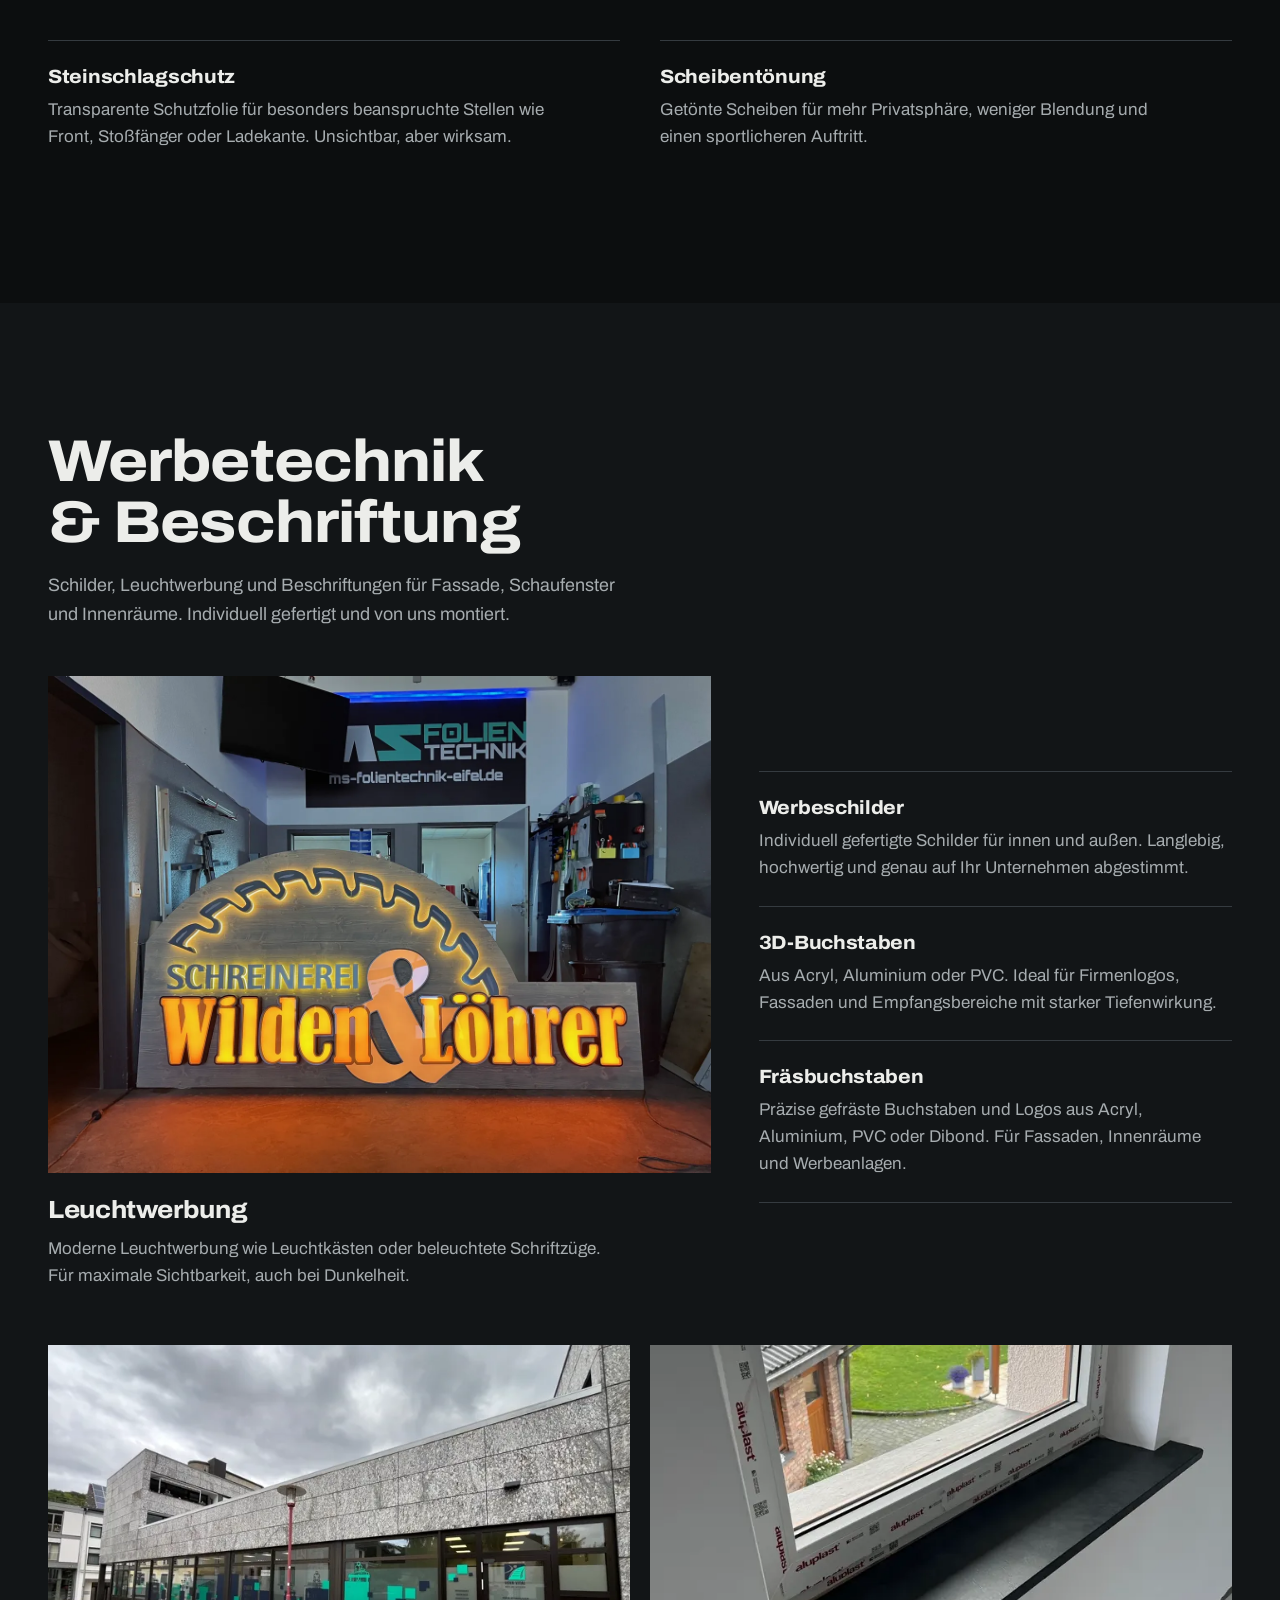
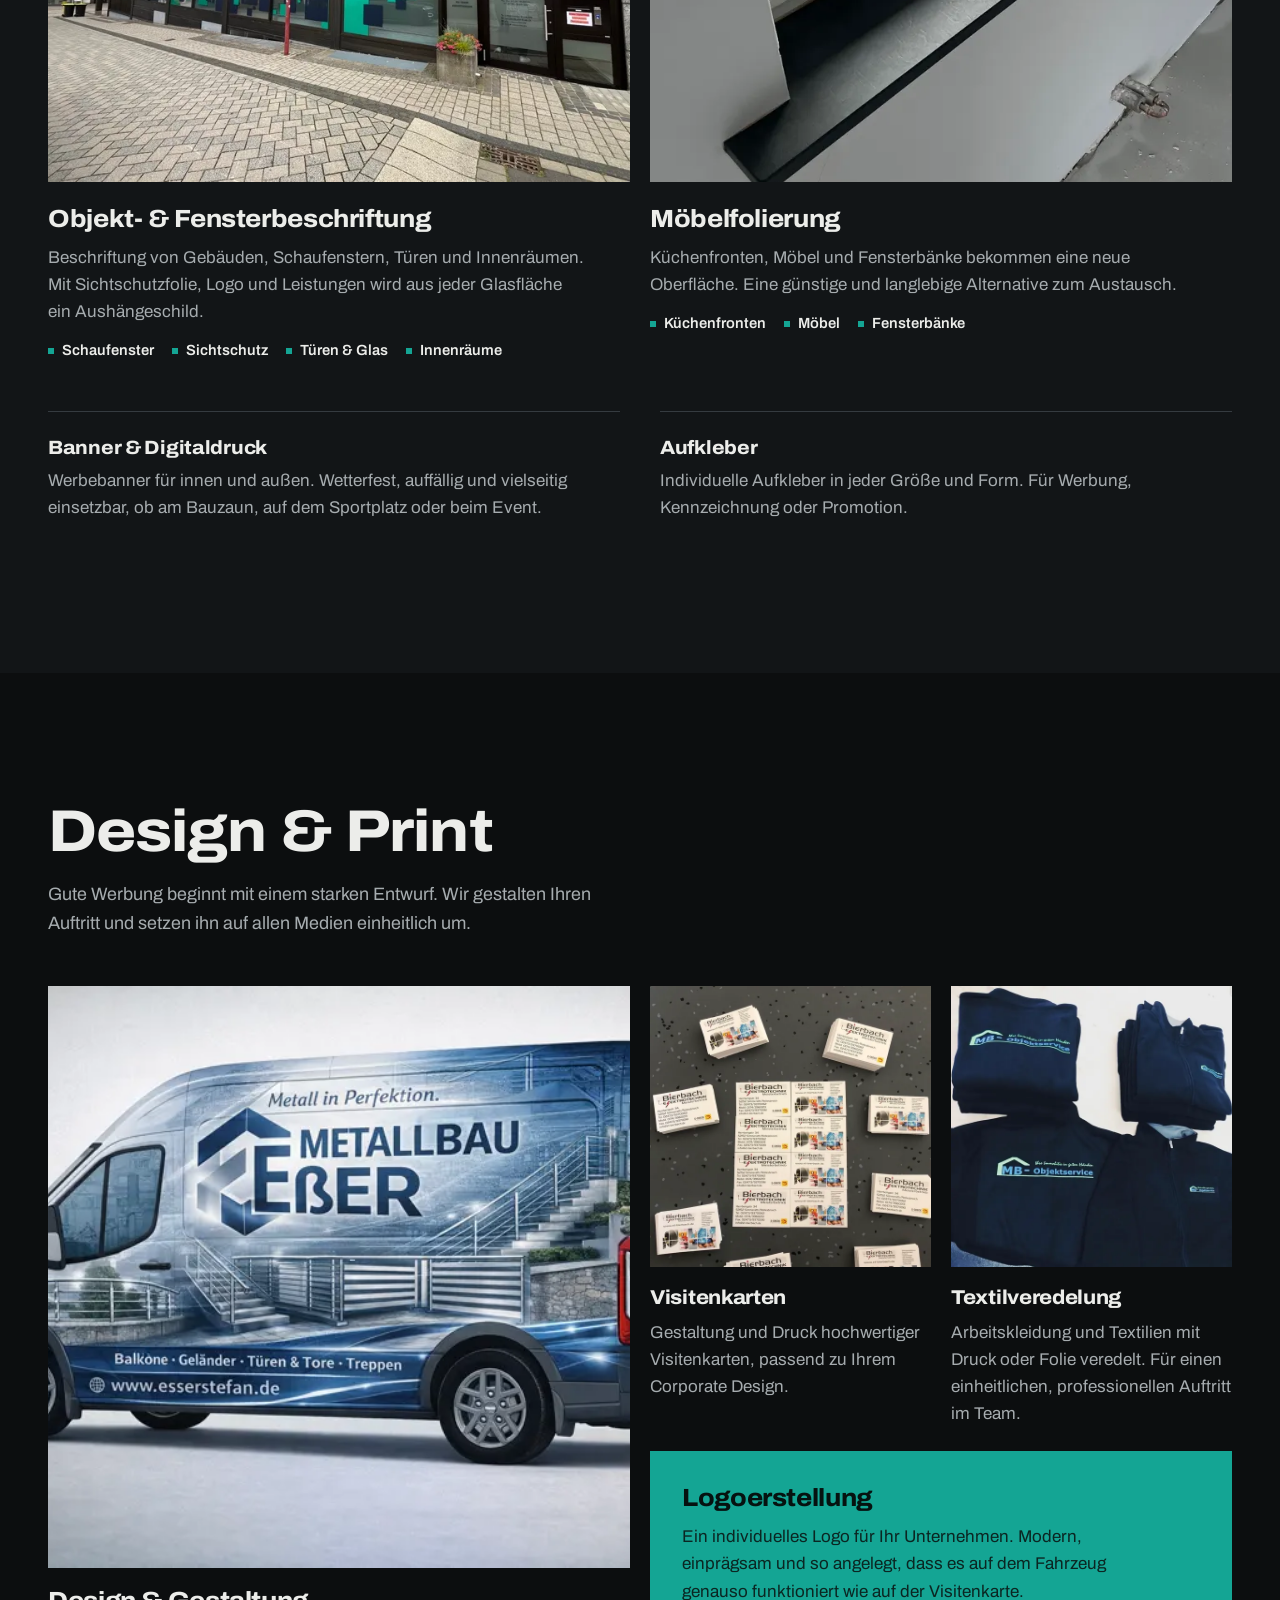
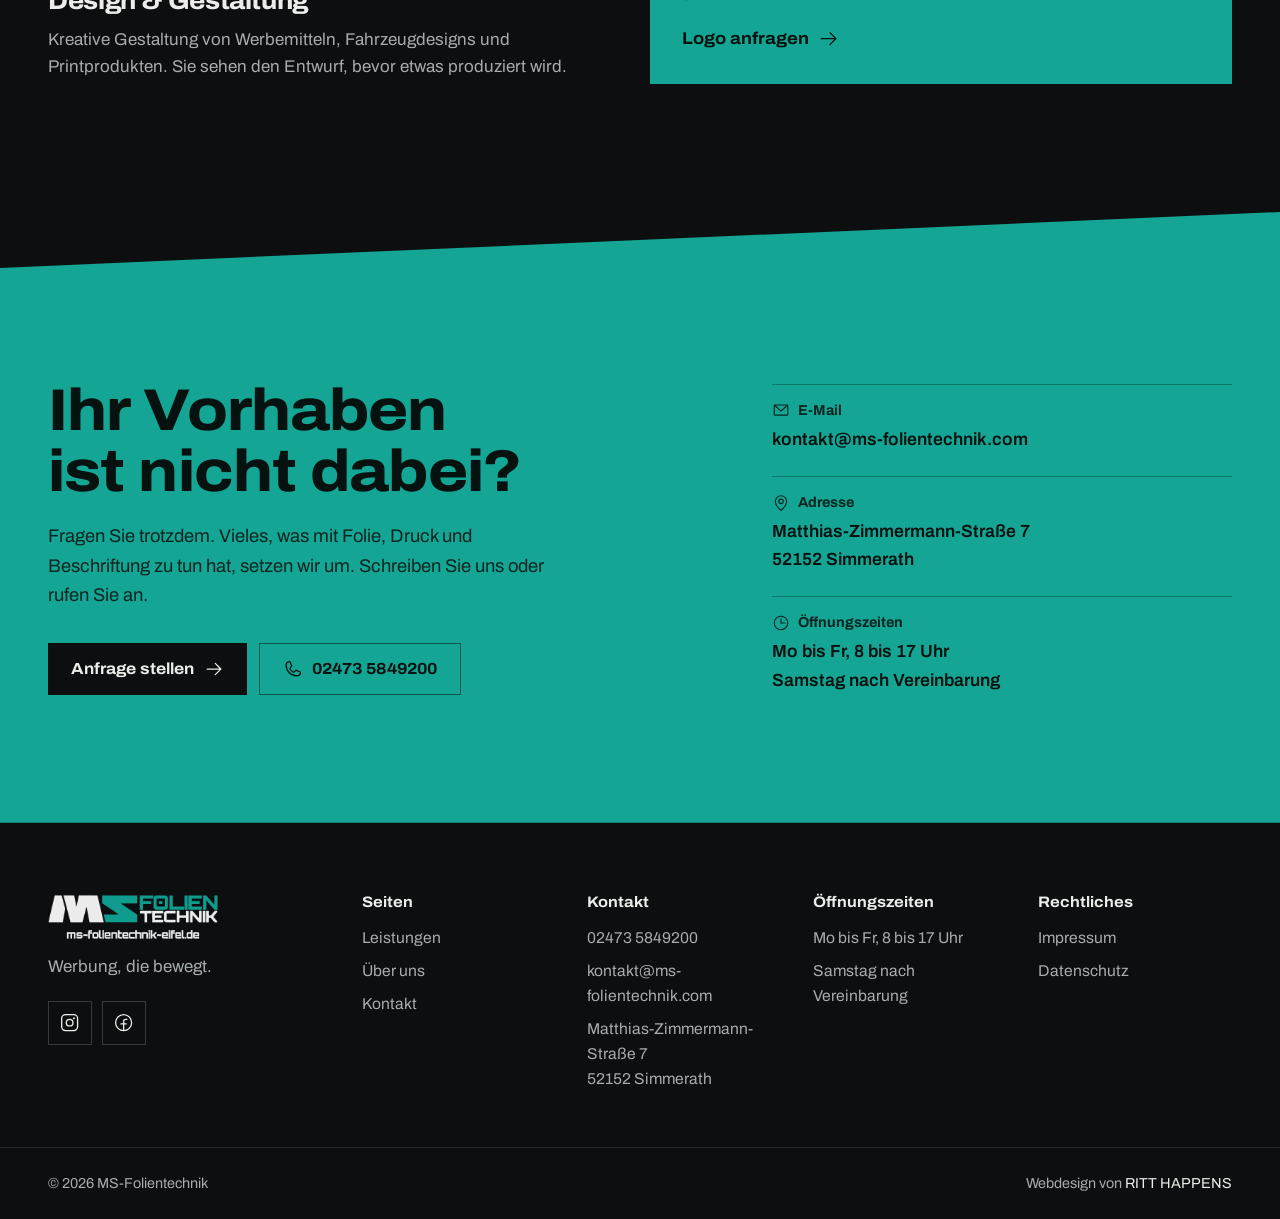
<file: leistungen.html>
<!doctype html>
<html lang="de">
<head>
  <meta charset="utf-8">
  <meta name="viewport" content="width=device-width, initial-scale=1">
  <title>Folierung, Werbetechnik &amp; Design | MS-Folientechnik</title>
  <meta name="description" content="Fahrzeugfolierung, Fahrzeugbeschriftung, Leuchtwerbung, 3D-Buchstaben, Schaufensterbeschriftung, Textildruck und Logodesign aus Simmerath (Eifel).">
  <meta name="theme-color" content="#0c0e0f">
  <meta property="og:title" content="Folierung, Werbetechnik &amp; Design | MS-Folientechnik">
  <meta property="og:description" content="Fahrzeugfolierung, Fahrzeugbeschriftung, Leuchtwerbung, 3D-Buchstaben, Schaufensterbeschriftung, Textildruck und Logodesign aus Simmerath (Eifel).">
  <meta property="og:image" content="assets/img/ms-firmenfahrzeug-1200.webp">
  <link rel="preload" href="assets/fonts/archivo-var.woff2" as="font" type="font/woff2" crossorigin>
  <link rel="preload" as="image" href="assets/img/mike-steffens-folierung-1000.webp" imagesrcset="assets/img/mike-steffens-folierung-1000.webp 1000w, assets/img/mike-steffens-folierung-1920.webp 1920w" imagesizes="(min-width: 960px) 55vw, 100vw">
  <link rel="stylesheet" href="assets/css/style.css">
  <script>document.documentElement.classList.add('js');</script>
</head>
<body>
  <a class="skip" href="#inhalt">Zum Inhalt springen</a>

  <header class="site-header" data-header>
    <div class="topbar">
      <div class="shell topbar-inner">
        <p class="topbar-hours">
          <svg class="ico" aria-hidden="true"><use href="assets/img/icons.svg#i-clock"/></svg>
          <span>Mo bis Fr, 8 bis 17 Uhr<span class="topbar-sat"> · Samstag nach Vereinbarung</span></span>
        </p>
        <div class="topbar-contact">
          <a href="tel:+4924735849200">
            <svg class="ico" aria-hidden="true"><use href="assets/img/icons.svg#i-phone"/></svg>
            <span>02473 5849200</span>
          </a>
          <a class="topbar-mail" href="mailto:kontakt@ms-folientechnik.com">
            <svg class="ico" aria-hidden="true"><use href="assets/img/icons.svg#i-envelope-simple"/></svg>
            <span>kontakt@ms-folientechnik.com</span>
          </a>
        </div>
      </div>
    </div>
    <div class="shell header-inner">
      <a class="brand" href="index.html" aria-label="MS-Folientechnik, zur Startseite">
        <img src="assets/img/ms-folientechnik-logo-480.png" width="480" height="126" alt="MS-Folientechnik">
      </a>
      <nav class="nav" id="site-nav" aria-label="Hauptnavigation">
        <ul class="nav-list">
          <li style="--i:0"><a href="leistungen.html" aria-current="page"><span>Leistungen</span><svg class="ico" aria-hidden="true"><use href="assets/img/icons.svg#i-arrow-right"/></svg></a></li>
          <li style="--i:1"><a href="ueber-uns.html"><span>Über uns</span><svg class="ico" aria-hidden="true"><use href="assets/img/icons.svg#i-arrow-right"/></svg></a></li>
          <li style="--i:2"><a href="kontakt.html"><span>Kontakt</span><svg class="ico" aria-hidden="true"><use href="assets/img/icons.svg#i-arrow-right"/></svg></a></li>
        </ul>
        <span class="nav-stripe" aria-hidden="true"></span>
        <div class="nav-extra" style="--i:3">
          <a class="btn btn-primary nav-cta" href="kontakt.html">
            Anfrage stellen
            <svg class="ico" aria-hidden="true"><use href="assets/img/icons.svg#i-arrow-right"/></svg>
          </a>
          <div class="nav-contact">
            <a href="tel:+4924735849200"><svg class="ico" aria-hidden="true"><use href="assets/img/icons.svg#i-phone"/></svg>02473 5849200</a>
            <a href="mailto:kontakt@ms-folientechnik.com"><svg class="ico" aria-hidden="true"><use href="assets/img/icons.svg#i-envelope-simple"/></svg>kontakt@ms-folientechnik.com</a>
            <p><svg class="ico" aria-hidden="true"><use href="assets/img/icons.svg#i-clock"/></svg><span>Mo bis Fr, 8 bis 17 Uhr<br>Samstag nach Vereinbarung</span></p>
          </div>
          <div class="nav-social">
            <a href="https://www.instagram.com/msfolientechnik/" target="_blank" rel="noopener" aria-label="MS-Folientechnik auf Instagram"><svg class="ico" aria-hidden="true"><use href="assets/img/icons.svg#i-instagram-logo"/></svg></a>
            <a href="https://www.facebook.com/MSFolientechnik/" target="_blank" rel="noopener" aria-label="MS-Folientechnik auf Facebook"><svg class="ico" aria-hidden="true"><use href="assets/img/icons.svg#i-facebook-logo"/></svg></a>
          </div>
        </div>
      </nav>
      <div class="header-actions">
        <a class="btn btn-primary btn-sm" href="kontakt.html">Anfrage stellen</a>
        <button class="nav-toggle" type="button" aria-expanded="false" aria-controls="site-nav" data-nav-toggle>
          <span class="burger" aria-hidden="true"><span></span><span></span></span>
          <span class="nav-toggle-label" data-nav-label>Menü</span>
        </button>
      </div>
    </div>
  </header>
  <div class="header-sentinel" data-header-sentinel aria-hidden="true"></div>

    <main id="inhalt">

    <section class="page-hero" aria-labelledby="page-title">
      <div class="shell page-hero-grid">
        <div class="page-hero-copy">
          <h1 id="page-title" class="page-title">Alles, was Ihre Marke sichtbar macht.</h1>
          <p class="hero-lead">Fahrzeugfolierung, Werbetechnik, Beschriftung und Design. Geplant, produziert und montiert von uns in Simmerath.</p>
        </div>
        <div class="slant-wrap">
          <span class="slant-stripe" aria-hidden="true"></span>
          <figure class="page-hero-media slant wipe" data-wipe>
            <img src="assets/img/mike-steffens-folierung-1000.webp" srcset="assets/img/mike-steffens-folierung-1000.webp 1000w, assets/img/mike-steffens-folierung-1920.webp 1920w" sizes="(min-width: 960px) 55vw, 100vw" width="1920" height="1080" alt="Mike Steffens von MS-Folientechnik bringt in der Halle Folie an der Dachkante eines Fahrzeugs an" fetchpriority="high">
          </figure>
        </div>
      </div>
    </section>

    <!-- Fahrzeuge -->
    <section class="section group" id="fahrzeuge" aria-labelledby="g1-title">
      <div class="shell">
        <div class="group-head">
          <h2 id="g1-title">Fahrzeuge</h2>
          <p>Ein Firmenwagen ist jeden Tag unterwegs und wird gesehen. Wir machen daraus eine Werbefläche oder geben Ihrem Auto einen ganz neuen Look.</p>
        </div>

        <div class="feature-pair">
          <article class="feature" id="fahrzeugfolierung">
            <div class="feature-media">
              <img src="assets/img/vollfolierung-colorflip-700.webp" srcset="assets/img/vollfolierung-colorflip-700.webp 700w, assets/img/vollfolierung-colorflip-1400.webp 1400w" sizes="(min-width: 960px) 46vw, 100vw" width="1400" height="1867" loading="lazy" alt="Mercedes A-Klasse mit Colorflip-Vollfolierung vor der Halle von MS-Folientechnik">
            </div>
            <div class="feature-body">
              <h3>Fahrzeugfolierung</h3>
              <p>Teil- oder Vollfolierung für einen professionellen Werbeauftritt oder einen komplett neuen Look. Ob matt, glänzend, Colorflip oder Camouflage: Die Folie schützt gleichzeitig den Originallack und lässt sich später wieder entfernen. Ideal auch für Leasingfahrzeuge.</p>
              <ul class="tags"><li>Teilfolierung</li><li>Vollfolierung</li><li>Farbwechsel</li><li>Lackschutz</li></ul>
            </div>
          </article>

          <article class="feature" id="fahrzeugbeschriftung">
            <div class="feature-media">
              <img src="assets/img/beschriftung-metzgerei-luysberg-700.webp" srcset="assets/img/beschriftung-metzgerei-luysberg-700.webp 700w, assets/img/beschriftung-metzgerei-luysberg-1400.webp 1400w" sizes="(min-width: 960px) 46vw, 100vw" width="1400" height="1866" loading="lazy" alt="Mercedes Sprinter Kühlfahrzeug der Metzgerei Luysberg mit großflächiger Beschriftung vor der Halle von MS-Folientechnik">
            </div>
            <div class="feature-body">
              <h3>Fahrzeugbeschriftung</h3>
              <p>Logo, Leistungen, Telefonnummer und Website, dezent oder großflächig. Vom einzelnen Firmenwagen über den Lkw-Auflieger bis zum ganzen Fuhrpark in einheitlichem Design. Ihre Werbung fährt täglich mit.</p>
              <ul class="tags"><li>Pkw &amp; Transporter</li><li>Lkw &amp; Auflieger</li><li>Fuhrparks</li></ul>
            </div>
          </article>
        </div>

        <div class="mini-grid mini-grid-2">
          <article class="mini" id="steinschlagschutz">
            <h3>Steinschlagschutz</h3>
            <p>Transparente Schutzfolie für besonders beanspruchte Stellen wie Front, Stoßfänger oder Ladekante. Unsichtbar, aber wirksam.</p>
          </article>
          <article class="mini" id="scheibentoenung">
            <h3>Scheibentönung</h3>
            <p>Getönte Scheiben für mehr Privatsphäre, weniger Blendung und einen sportlicheren Auftritt.</p>
          </article>
        </div>
      </div>
    </section>

    <!-- Werbetechnik -->
    <section class="section group group-alt" id="werbetechnik" aria-labelledby="g2-title">
      <div class="shell">
        <div class="group-head">
          <h2 id="g2-title">Werbetechnik &amp; Beschriftung</h2>
          <p>Schilder, Leuchtwerbung und Beschriftungen für Fassade, Schaufenster und Innenräume. Individuell gefertigt und von uns montiert.</p>
        </div>

        <div class="sign-feature">
          <article class="feature feature-lg" id="leuchtwerbung">
            <div class="feature-media">
              <img src="assets/img/leuchtwerbung-schreinerei-700.webp" srcset="assets/img/leuchtwerbung-schreinerei-700.webp 700w, assets/img/leuchtwerbung-schreinerei-1400.webp 1400w" sizes="(min-width: 960px) 56vw, 100vw" width="1400" height="1050" loading="lazy" alt="Beleuchtetes Holzschild der Schreinerei Wilden &amp; Löhrer mit Sägeblatt-Motiv">
            </div>
            <div class="feature-body">
              <h3>Leuchtwerbung</h3>
              <p>Moderne Leuchtwerbung wie Leuchtkästen oder beleuchtete Schriftzüge. Für maximale Sichtbarkeit, auch bei Dunkelheit.</p>
            </div>
          </article>
          <div class="sign-list">
            <article class="mini" id="werbeschilder">
              <h3>Werbeschilder</h3>
              <p>Individuell gefertigte Schilder für innen und außen. Langlebig, hochwertig und genau auf Ihr Unternehmen abgestimmt.</p>
            </article>
            <article class="mini" id="3d-buchstaben">
              <h3>3D-Buchstaben</h3>
              <p>Aus Acryl, Aluminium oder PVC. Ideal für Firmenlogos, Fassaden und Empfangsbereiche mit starker Tiefenwirkung.</p>
            </article>
            <article class="mini" id="fraesbuchstaben">
              <h3>Fräsbuchstaben</h3>
              <p>Präzise gefräste Buchstaben und Logos aus Acryl, Aluminium, PVC oder Dibond. Für Fassaden, Innenräume und Werbeanlagen.</p>
            </article>
          </div>
        </div>

        <div class="feature-pair feature-pair-offset">
          <article class="feature" id="objektbeschriftung">
            <div class="feature-media">
              <img src="assets/img/schaufenster-vennvital-700.webp" srcset="assets/img/schaufenster-vennvital-700.webp 700w, assets/img/schaufenster-vennvital-1400.webp 1400w" sizes="(min-width: 960px) 46vw, 100vw" width="1400" height="1050" loading="lazy" alt="Schaufensterfront der Praxis Venn Vital mit Sichtschutzfolie und Motiven in Türkis und Dunkelblau">
            </div>
            <div class="feature-body">
              <h3>Objekt- &amp; Fensterbeschriftung</h3>
              <p>Beschriftung von Gebäuden, Schaufenstern, Türen und Innenräumen. Mit Sichtschutzfolie, Logo und Leistungen wird aus jeder Glasfläche ein Aushängeschild.</p>
              <ul class="tags"><li>Schaufenster</li><li>Sichtschutz</li><li>Türen &amp; Glas</li><li>Innenräume</li></ul>
            </div>
          </article>

          <article class="feature" id="moebelfolierung">
            <div class="feature-media">
              <img src="assets/img/fensterbank-folierung-700.webp" srcset="assets/img/fensterbank-folierung-700.webp 700w, assets/img/fensterbank-folierung-1400.webp 1400w" sizes="(min-width: 960px) 46vw, 100vw" width="1400" height="1867" loading="lazy" alt="Fensterbank mit dunkler Folie in Schieferoptik">
            </div>
            <div class="feature-body">
              <h3>Möbelfolierung</h3>
              <p>Küchenfronten, Möbel und Fensterbänke bekommen eine neue Oberfläche. Eine günstige und langlebige Alternative zum Austausch.</p>
              <ul class="tags"><li>Küchenfronten</li><li>Möbel</li><li>Fensterbänke</li></ul>
            </div>
          </article>
        </div>

        <div class="mini-grid mini-grid-2">
          <article class="mini" id="banner">
            <h3>Banner &amp; Digitaldruck</h3>
            <p>Werbebanner für innen und außen. Wetterfest, auffällig und vielseitig einsetzbar, ob am Bauzaun, auf dem Sportplatz oder beim Event.</p>
          </article>
          <article class="mini" id="aufkleber">
            <h3>Aufkleber</h3>
            <p>Individuelle Aufkleber in jeder Größe und Form. Für Werbung, Kennzeichnung oder Promotion.</p>
          </article>
        </div>
      </div>
    </section>

    <!-- Design & Print -->
    <section class="section group" id="design-print" aria-labelledby="g3-title">
      <div class="shell">
        <div class="group-head">
          <h2 id="g3-title">Design &amp; Print</h2>
          <p>Gute Werbung beginnt mit einem starken Entwurf. Wir gestalten Ihren Auftritt und setzen ihn auf allen Medien einheitlich um.</p>
        </div>

        <div class="design-bento">
          <article class="dtile dtile-main" id="design">
            <div class="feature-media">
              <img src="assets/img/design-metallbau-esser-700.webp" srcset="assets/img/design-metallbau-esser-700.webp 700w, assets/img/design-metallbau-esser-1400.webp 1400w" sizes="(min-width: 960px) 52vw, 100vw" width="1400" height="933" loading="lazy" alt="Entwurf einer Fahrzeugfolierung für Metallbau Eßer mit Treppen- und Geländermotiven">
            </div>
            <div class="feature-body">
              <h3>Design &amp; Gestaltung</h3>
              <p>Kreative Gestaltung von Werbemitteln, Fahrzeugdesigns und Printprodukten. Sie sehen den Entwurf, bevor etwas produziert wird.</p>
            </div>
          </article>

          <article class="dtile" id="visitenkarten">
            <div class="feature-media feature-media-square">
              <img src="assets/img/visitenkarten-bierbach-600.webp" srcset="assets/img/visitenkarten-bierbach-600.webp 600w, assets/img/visitenkarten-bierbach-1080.webp 1080w" sizes="(min-width: 960px) 24vw, 100vw" width="1080" height="1080" loading="lazy" alt="Visitenkarten von Bierbach Elektrotechnik, gestapelt und ausgelegt">
            </div>
            <div class="feature-body">
              <h3>Visitenkarten</h3>
              <p>Gestaltung und Druck hochwertiger Visitenkarten, passend zu Ihrem Corporate Design.</p>
            </div>
          </article>

          <article class="dtile" id="textilveredelung">
            <div class="feature-media feature-media-square">
              <img src="assets/img/textilveredelung-mb-objektservice-600.webp" srcset="assets/img/textilveredelung-mb-objektservice-600.webp 600w, assets/img/textilveredelung-mb-objektservice-1080.webp 1080w" sizes="(min-width: 960px) 24vw, 100vw" width="1080" height="1080" loading="lazy" alt="Dunkelblaue Fleecejacken mit Logo von MB-Objektservice auf Brust und Rücken">
            </div>
            <div class="feature-body">
              <h3>Textilveredelung</h3>
              <p>Arbeitskleidung und Textilien mit Druck oder Folie veredelt. Für einen einheitlichen, professionellen Auftritt im Team.</p>
            </div>
          </article>

          <article class="dtile dtile-teal" id="logoerstellung">
            <h3>Logoerstellung</h3>
            <p>Ein individuelles Logo für Ihr Unternehmen. Modern, einprägsam und so angelegt, dass es auf dem Fahrzeug genauso funktioniert wie auf der Visitenkarte.</p>
            <a class="link-arrow link-arrow-dark" href="kontakt.html">
              Logo anfragen
              <svg class="ico" aria-hidden="true"><use href="assets/img/icons.svg#i-arrow-right"/></svg>
            </a>
          </article>
        </div>
      </div>
    </section>

    <!-- Kontakt -->
    <section class="contact" aria-labelledby="contact-title">
      <div class="shell contact-grid">
        <div class="contact-copy">
          <h2 id="contact-title">Ihr Vorhaben ist nicht dabei?</h2>
          <p>Fragen Sie trotzdem. Vieles, was mit Folie, Druck und Beschriftung zu tun hat, setzen wir um. Schreiben Sie uns oder rufen Sie an.</p>
          <div class="contact-actions">
            <a class="btn btn-dark" href="kontakt.html">
              Anfrage stellen
              <svg class="ico" aria-hidden="true"><use href="assets/img/icons.svg#i-arrow-right"/></svg>
            </a>
            <a class="btn btn-outline-dark" href="tel:+4924735849200">
              <svg class="ico" aria-hidden="true"><use href="assets/img/icons.svg#i-phone"/></svg>
              02473 5849200
            </a>
          </div>
        </div>
        <dl class="contact-facts">
          <div>
            <dt><svg class="ico" aria-hidden="true"><use href="assets/img/icons.svg#i-envelope-simple"/></svg>E-Mail</dt>
            <dd><a href="mailto:kontakt@ms-folientechnik.com">kontakt@ms-folientechnik.com</a></dd>
          </div>
          <div>
            <dt><svg class="ico" aria-hidden="true"><use href="assets/img/icons.svg#i-map-pin"/></svg>Adresse</dt>
            <dd>Matthias-Zimmermann-Straße 7<br>52152 Simmerath</dd>
          </div>
          <div>
            <dt><svg class="ico" aria-hidden="true"><use href="assets/img/icons.svg#i-clock"/></svg>Öffnungszeiten</dt>
            <dd>Mo bis Fr, 8 bis 17 Uhr<br>Samstag nach Vereinbarung</dd>
          </div>
        </dl>
      </div>
    </section>
  </main>

  <footer class="site-footer">
    <div class="shell footer-grid">
      <div class="footer-brand">
        <img src="assets/img/ms-folientechnik-logo-480.png" width="480" height="126" alt="MS-Folientechnik" loading="lazy">
        <p>Werbung, die bewegt.</p>
        <div class="social">
          <a href="https://www.instagram.com/msfolientechnik/" target="_blank" rel="noopener" aria-label="MS-Folientechnik auf Instagram"><svg class="ico" aria-hidden="true"><use href="assets/img/icons.svg#i-instagram-logo"/></svg></a>
          <a href="https://www.facebook.com/MSFolientechnik/" target="_blank" rel="noopener" aria-label="MS-Folientechnik auf Facebook"><svg class="ico" aria-hidden="true"><use href="assets/img/icons.svg#i-facebook-logo"/></svg></a>
        </div>
      </div>
      <nav aria-label="Footer-Navigation">
        <h2 class="footer-title">Seiten</h2>
        <ul>
          <li><a href="leistungen.html">Leistungen</a></li>
          <li><a href="ueber-uns.html">Über uns</a></li>
          <li><a href="kontakt.html">Kontakt</a></li>
        </ul>
      </nav>
      <div>
        <h2 class="footer-title">Kontakt</h2>
        <ul>
          <li><a href="tel:+4924735849200">02473 5849200</a></li>
          <li><a href="mailto:kontakt@ms-folientechnik.com">kontakt@ms-folientechnik.com</a></li>
          <li>Matthias-Zimmermann-Straße 7<br>52152 Simmerath</li>
        </ul>
      </div>
      <div>
        <h2 class="footer-title">Öffnungszeiten</h2>
        <ul>
          <li>Mo bis Fr, 8 bis 17 Uhr</li>
          <li>Samstag nach Vereinbarung</li>
        </ul>
      </div>
      <div>
        <h2 class="footer-title">Rechtliches</h2>
        <ul>
          <li><a href="impressum.html">Impressum</a></li>
          <li><a href="datenschutz.html">Datenschutz</a></li>
        </ul>
      </div>
    </div>
    <div class="shell footer-bottom">
      <p>© <span data-year>2026</span> MS-Folientechnik</p>
      <p>Webdesign von <a href="https://ritt-happens.de" rel="noopener">RITT HAPPENS</a></p>
    </div>
  </footer>

  <script src="assets/js/main.js" defer></script>
</body>
</html>
</file>
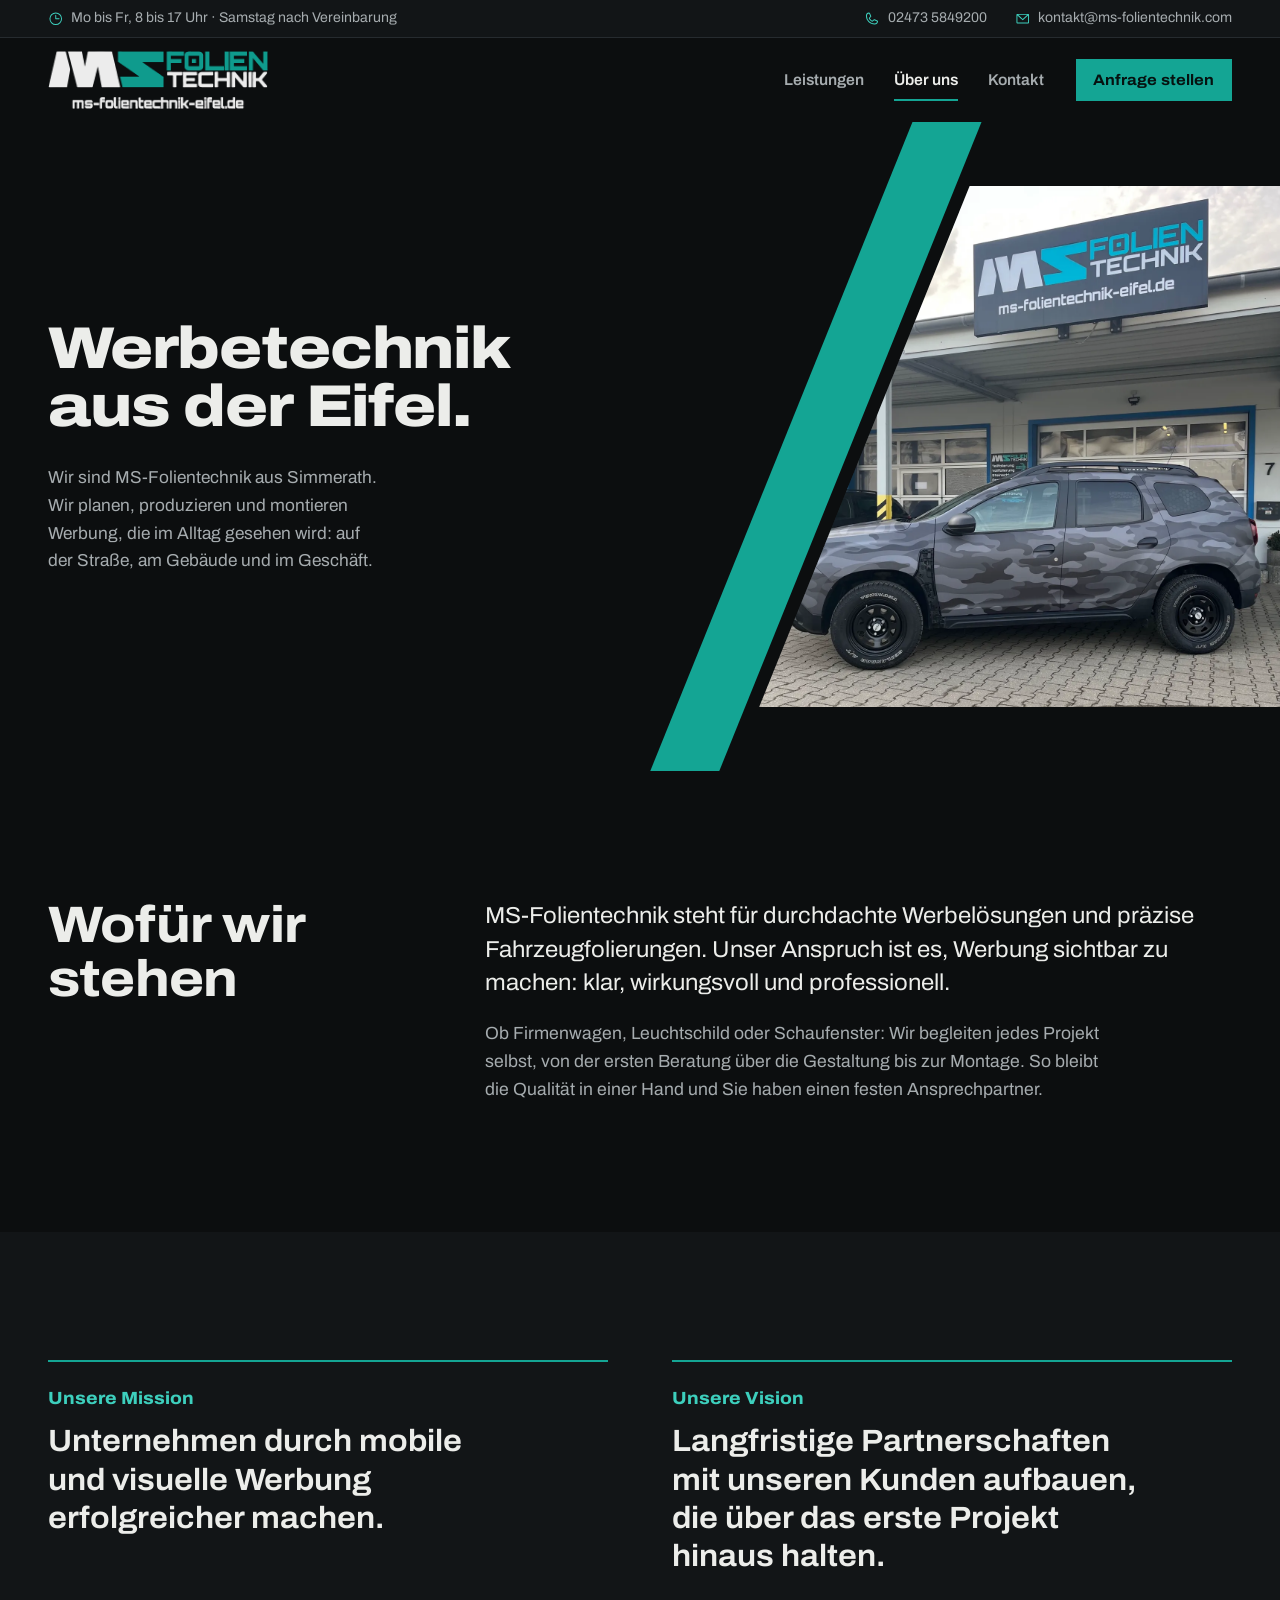
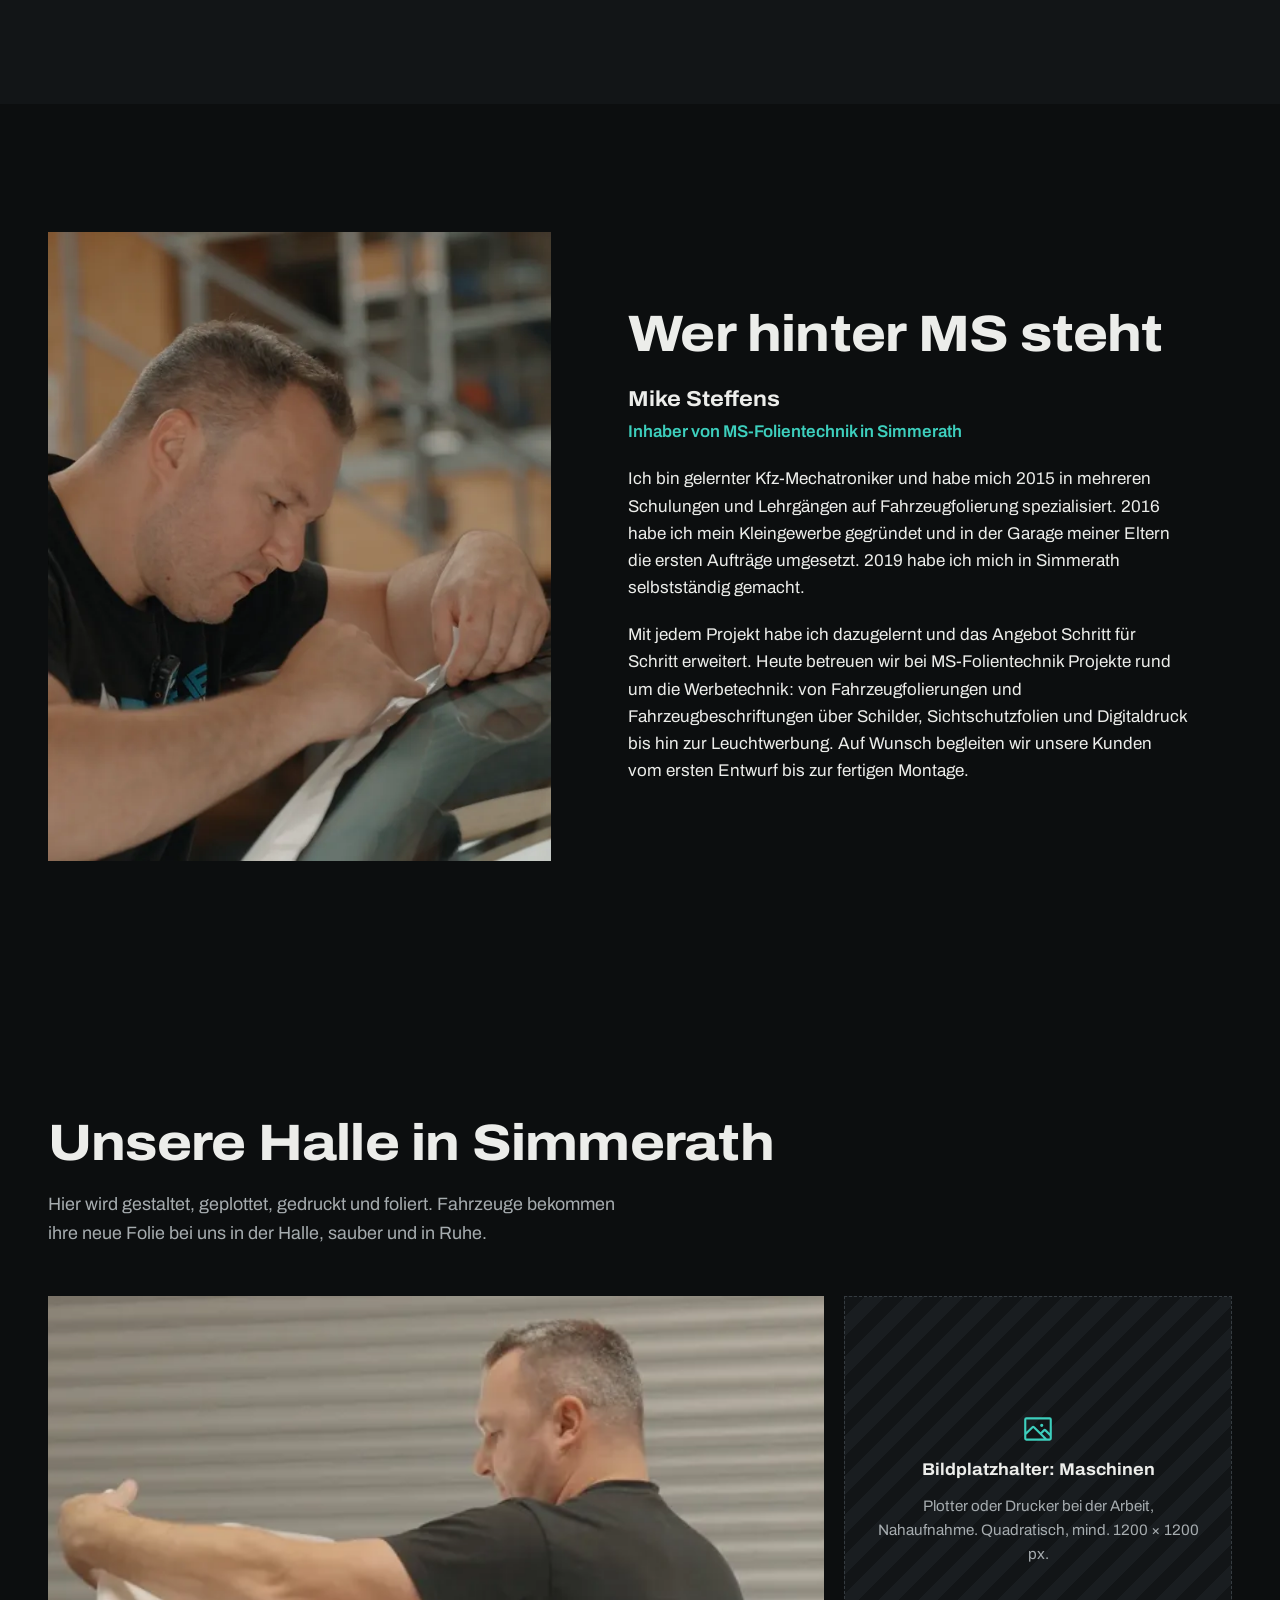
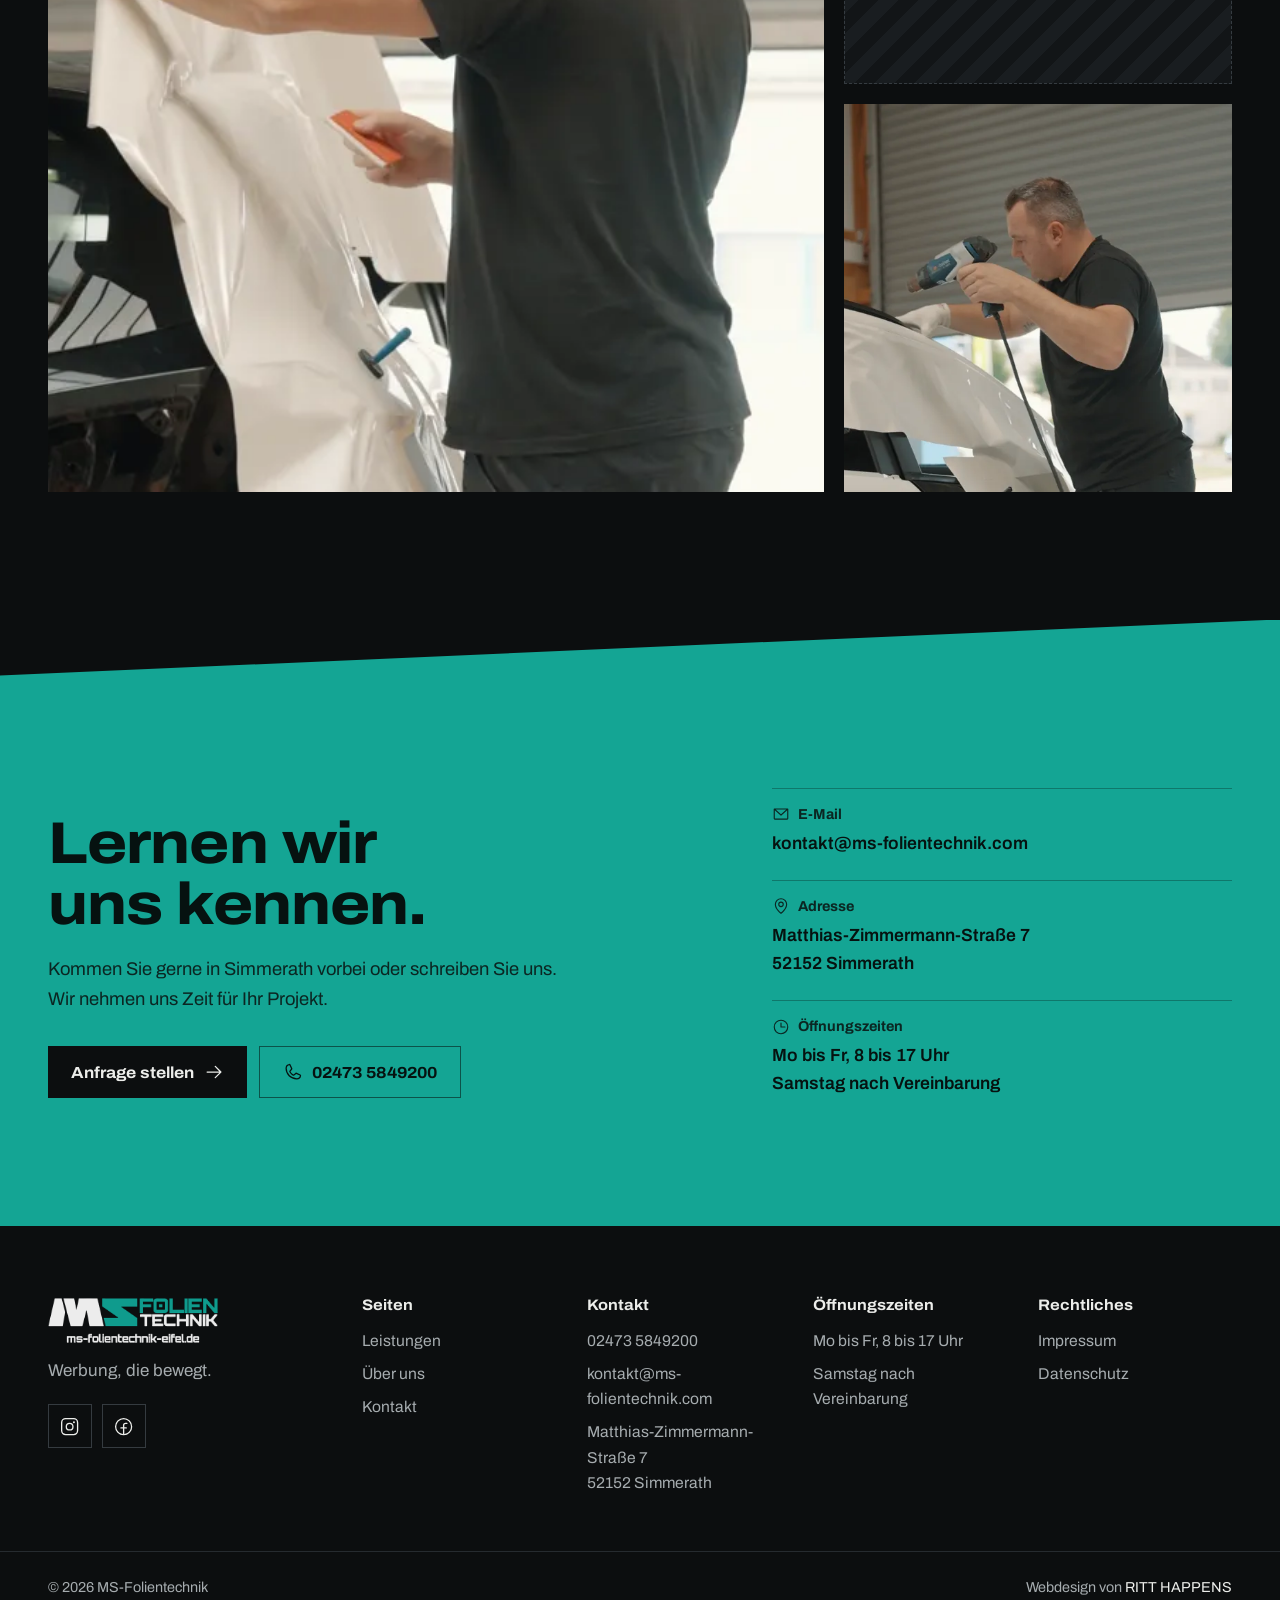
<file: ueber-uns.html>
<!doctype html>
<html lang="de">
<head>
  <meta charset="utf-8">
  <meta name="viewport" content="width=device-width, initial-scale=1">
  <title>Über uns | MS-Folientechnik aus Simmerath in der Eifel</title>
  <meta name="description" content="Lernen Sie MS-Folientechnik kennen: Ihr Partner für Werbetechnik und Fahrzeugfolierung in Simmerath. Persönliche Beratung, eigene Halle, saubere Arbeit.">
  <meta name="theme-color" content="#0c0e0f">
  <meta property="og:title" content="Über uns | MS-Folientechnik aus Simmerath in der Eifel">
  <meta property="og:description" content="Lernen Sie MS-Folientechnik kennen: Ihr Partner für Werbetechnik und Fahrzeugfolierung in Simmerath. Persönliche Beratung, eigene Halle, saubere Arbeit.">
  <meta property="og:image" content="assets/img/ms-firmenfahrzeug-1200.webp">
  <link rel="preload" href="assets/fonts/archivo-var.woff2" as="font" type="font/woff2" crossorigin>
  <link rel="stylesheet" href="assets/css/style.css">
  <script>document.documentElement.classList.add('js');</script>
</head>
<body>
  <a class="skip" href="#inhalt">Zum Inhalt springen</a>

  <header class="site-header" data-header>
    <div class="topbar">
      <div class="shell topbar-inner">
        <p class="topbar-hours">
          <svg class="ico" aria-hidden="true"><use href="assets/img/icons.svg#i-clock"/></svg>
          <span>Mo bis Fr, 8 bis 17 Uhr<span class="topbar-sat"> · Samstag nach Vereinbarung</span></span>
        </p>
        <div class="topbar-contact">
          <a href="tel:+4924735849200">
            <svg class="ico" aria-hidden="true"><use href="assets/img/icons.svg#i-phone"/></svg>
            <span>02473 5849200</span>
          </a>
          <a class="topbar-mail" href="mailto:kontakt@ms-folientechnik.com">
            <svg class="ico" aria-hidden="true"><use href="assets/img/icons.svg#i-envelope-simple"/></svg>
            <span>kontakt@ms-folientechnik.com</span>
          </a>
        </div>
      </div>
    </div>
    <div class="shell header-inner">
      <a class="brand" href="index.html" aria-label="MS-Folientechnik, zur Startseite">
        <img src="assets/img/ms-folientechnik-logo-480.png" width="480" height="126" alt="MS-Folientechnik">
      </a>
      <nav class="nav" id="site-nav" aria-label="Hauptnavigation">
        <ul class="nav-list">
          <li style="--i:0"><a href="leistungen.html"><span>Leistungen</span><svg class="ico" aria-hidden="true"><use href="assets/img/icons.svg#i-arrow-right"/></svg></a></li>
          <li style="--i:1"><a href="ueber-uns.html" aria-current="page"><span>Über uns</span><svg class="ico" aria-hidden="true"><use href="assets/img/icons.svg#i-arrow-right"/></svg></a></li>
          <li style="--i:2"><a href="kontakt.html"><span>Kontakt</span><svg class="ico" aria-hidden="true"><use href="assets/img/icons.svg#i-arrow-right"/></svg></a></li>
        </ul>
        <span class="nav-stripe" aria-hidden="true"></span>
        <div class="nav-extra" style="--i:3">
          <a class="btn btn-primary nav-cta" href="kontakt.html">
            Anfrage stellen
            <svg class="ico" aria-hidden="true"><use href="assets/img/icons.svg#i-arrow-right"/></svg>
          </a>
          <div class="nav-contact">
            <a href="tel:+4924735849200"><svg class="ico" aria-hidden="true"><use href="assets/img/icons.svg#i-phone"/></svg>02473 5849200</a>
            <a href="mailto:kontakt@ms-folientechnik.com"><svg class="ico" aria-hidden="true"><use href="assets/img/icons.svg#i-envelope-simple"/></svg>kontakt@ms-folientechnik.com</a>
            <p><svg class="ico" aria-hidden="true"><use href="assets/img/icons.svg#i-clock"/></svg><span>Mo bis Fr, 8 bis 17 Uhr<br>Samstag nach Vereinbarung</span></p>
          </div>
          <div class="nav-social">
            <a href="https://www.instagram.com/msfolientechnik/" target="_blank" rel="noopener" aria-label="MS-Folientechnik auf Instagram"><svg class="ico" aria-hidden="true"><use href="assets/img/icons.svg#i-instagram-logo"/></svg></a>
            <a href="https://www.facebook.com/MSFolientechnik/" target="_blank" rel="noopener" aria-label="MS-Folientechnik auf Facebook"><svg class="ico" aria-hidden="true"><use href="assets/img/icons.svg#i-facebook-logo"/></svg></a>
          </div>
        </div>
      </nav>
      <div class="header-actions">
        <a class="btn btn-primary btn-sm" href="kontakt.html">Anfrage stellen</a>
        <button class="nav-toggle" type="button" aria-expanded="false" aria-controls="site-nav" data-nav-toggle>
          <span class="burger" aria-hidden="true"><span></span><span></span></span>
          <span class="nav-toggle-label" data-nav-label>Menü</span>
        </button>
      </div>
    </div>
  </header>
  <div class="header-sentinel" data-header-sentinel aria-hidden="true"></div>

    <main id="inhalt">

    <section class="page-hero" aria-labelledby="page-title">
      <div class="shell page-hero-grid page-hero-grid-about">
        <div class="page-hero-copy">
          <h1 id="page-title" class="page-title">Werbetechnik aus der Eifel.</h1>
          <p class="hero-lead">Wir sind MS-Folientechnik aus Simmerath. Wir planen, produzieren und montieren Werbung, die im Alltag gesehen wird: auf der Straße, am Gebäude und im Geschäft.</p>
        </div>
        <div class="slant-wrap">
          <span class="slant-stripe" aria-hidden="true"></span>
          <figure class="page-hero-media page-hero-media-top slant wipe" data-wipe>
            <img src="assets/img/vollfolierung-camo-1400.webp" width="1400" height="1867" alt="Halle von MS-Folientechnik in Simmerath mit Leuchtschild, davor ein Dacia Duster mit Camouflage-Folierung" fetchpriority="high">
          </figure>
        </div>
      </div>
    </section>

    <!-- Haltung -->
    <section class="section story" aria-labelledby="story-title">
      <div class="shell story-grid">
        <h2 id="story-title">Wofür wir stehen</h2>
        <div class="story-copy">
          <p class="story-lead">MS-Folientechnik steht für durchdachte Werbelösungen und präzise Fahrzeugfolierungen. Unser Anspruch ist es, Werbung sichtbar zu machen: klar, wirkungsvoll und professionell.</p>
          <p>Ob Firmenwagen, Leuchtschild oder Schaufenster: Wir begleiten jedes Projekt selbst, von der ersten Beratung über die Gestaltung bis zur Montage. So bleibt die Qualität in einer Hand und Sie haben einen festen Ansprechpartner.</p>
        </div>
      </div>
    </section>

    <!-- Mission & Vision -->
    <section class="section aims" aria-label="Mission und Vision">
      <div class="shell aims-grid">
        <article class="aim">
          <h2>Unsere Mission</h2>
          <p>Unternehmen durch mobile und visuelle Werbung erfolgreicher machen.</p>
        </article>
        <article class="aim">
          <h2>Unsere Vision</h2>
          <p>Langfristige Partnerschaften mit unseren Kunden aufbauen, die über das erste Projekt hinaus halten.</p>
        </article>
      </div>
    </section>

    <!-- Team -->
    <section class="section team" aria-labelledby="team-title">
      <div class="shell team-grid">
        <figure class="team-media">
          <img src="assets/img/mike-steffens-portrait-600.webp" srcset="assets/img/mike-steffens-portrait-600.webp 600w, assets/img/mike-steffens-portrait-1080.webp 1080w" sizes="(min-width: 960px) 42vw, 100vw" width="1080" height="1350" loading="lazy" alt="Mike Steffens, Inhaber von MS-Folientechnik, beim Verkleben von Folie an einem Fahrzeug">
        </figure>
        <div class="team-copy">
          <h2 id="team-title">Wer hinter MS steht</h2>
          <p class="team-name"><strong>Mike Steffens</strong><span>Inhaber von MS-Folientechnik in Simmerath</span></p>
          <p>Ich bin gelernter Kfz-Mechatroniker und habe mich 2015 in mehreren Schulungen und Lehrgängen auf Fahrzeugfolierung spezialisiert. 2016 habe ich mein Kleingewerbe gegründet und in der Garage meiner Eltern die ersten Aufträge umgesetzt. 2019 habe ich mich in Simmerath selbstständig gemacht.</p>
          <p>Mit jedem Projekt habe ich dazugelernt und das Angebot Schritt für Schritt erweitert. Heute betreuen wir bei MS-Folientechnik Projekte rund um die Werbetechnik: von Fahrzeugfolierungen und Fahrzeugbeschriftungen über Schilder, Sichtschutzfolien und Digitaldruck bis hin zur Leuchtwerbung. Auf Wunsch begleiten wir unsere Kunden vom ersten Entwurf bis zur fertigen Montage.</p>
        </div>
      </div>
    </section>

    <!-- Halle -->
    <section class="section workshop" aria-labelledby="workshop-title">
      <div class="shell">
        <h2 id="workshop-title">Unsere Halle in Simmerath</h2>
        <p class="workshop-lead">Hier wird gestaltet, geplottet, gedruckt und foliert. Fahrzeuge bekommen ihre neue Folie bei uns in der Halle, sauber und in Ruhe.</p>
        <div class="workshop-grid">
          <figure class="ws-media ws-wide">
            <img src="assets/img/halle-folierung-heck-1000.webp" srcset="assets/img/halle-folierung-heck-1000.webp 1000w, assets/img/halle-folierung-heck-1920.webp 1920w" sizes="(min-width: 960px) 64vw, 100vw" width="1920" height="1080" loading="lazy" alt="Mike Steffens zieht in der Halle weiße Folie über das Heck eines schwarzen Autos">
          </figure>
          <figure class="ph" role="img" aria-label="Bildplatzhalter für ein Foto der Maschinen">
            <svg class="ico" aria-hidden="true"><use href="assets/img/icons.svg#i-image"/></svg>
            <strong>Bildplatzhalter: Maschinen</strong>
            <span>Plotter oder Drucker bei der Arbeit, Nahaufnahme. Quadratisch, mind. 1200 × 1200 px.</span>
          </figure>
          <figure class="ws-media">
            <img src="assets/img/folierung-heissluft-1000.webp" srcset="assets/img/folierung-heissluft-1000.webp 1000w, assets/img/folierung-heissluft-1920.webp 1920w" sizes="(min-width: 960px) 32vw, 100vw" width="1920" height="1080" loading="lazy" alt="Folie wird mit dem Heißluftfön an der Dachkante eines Fahrzeugs angepasst">
          </figure>
        </div>
      </div>
    </section>

    <!-- Kontakt -->
    <section class="contact" aria-labelledby="contact-title">
      <div class="shell contact-grid">
        <div class="contact-copy">
          <h2 id="contact-title">Lernen wir uns kennen.</h2>
          <p>Kommen Sie gerne in Simmerath vorbei oder schreiben Sie uns. Wir nehmen uns Zeit für Ihr Projekt.</p>
          <div class="contact-actions">
            <a class="btn btn-dark" href="kontakt.html">
              Anfrage stellen
              <svg class="ico" aria-hidden="true"><use href="assets/img/icons.svg#i-arrow-right"/></svg>
            </a>
            <a class="btn btn-outline-dark" href="tel:+4924735849200">
              <svg class="ico" aria-hidden="true"><use href="assets/img/icons.svg#i-phone"/></svg>
              02473 5849200
            </a>
          </div>
        </div>
        <dl class="contact-facts">
          <div>
            <dt><svg class="ico" aria-hidden="true"><use href="assets/img/icons.svg#i-envelope-simple"/></svg>E-Mail</dt>
            <dd><a href="mailto:kontakt@ms-folientechnik.com">kontakt@ms-folientechnik.com</a></dd>
          </div>
          <div>
            <dt><svg class="ico" aria-hidden="true"><use href="assets/img/icons.svg#i-map-pin"/></svg>Adresse</dt>
            <dd>Matthias-Zimmermann-Straße 7<br>52152 Simmerath</dd>
          </div>
          <div>
            <dt><svg class="ico" aria-hidden="true"><use href="assets/img/icons.svg#i-clock"/></svg>Öffnungszeiten</dt>
            <dd>Mo bis Fr, 8 bis 17 Uhr<br>Samstag nach Vereinbarung</dd>
          </div>
        </dl>
      </div>
    </section>
  </main>

  <footer class="site-footer">
    <div class="shell footer-grid">
      <div class="footer-brand">
        <img src="assets/img/ms-folientechnik-logo-480.png" width="480" height="126" alt="MS-Folientechnik" loading="lazy">
        <p>Werbung, die bewegt.</p>
        <div class="social">
          <a href="https://www.instagram.com/msfolientechnik/" target="_blank" rel="noopener" aria-label="MS-Folientechnik auf Instagram"><svg class="ico" aria-hidden="true"><use href="assets/img/icons.svg#i-instagram-logo"/></svg></a>
          <a href="https://www.facebook.com/MSFolientechnik/" target="_blank" rel="noopener" aria-label="MS-Folientechnik auf Facebook"><svg class="ico" aria-hidden="true"><use href="assets/img/icons.svg#i-facebook-logo"/></svg></a>
        </div>
      </div>
      <nav aria-label="Footer-Navigation">
        <h2 class="footer-title">Seiten</h2>
        <ul>
          <li><a href="leistungen.html">Leistungen</a></li>
          <li><a href="ueber-uns.html">Über uns</a></li>
          <li><a href="kontakt.html">Kontakt</a></li>
        </ul>
      </nav>
      <div>
        <h2 class="footer-title">Kontakt</h2>
        <ul>
          <li><a href="tel:+4924735849200">02473 5849200</a></li>
          <li><a href="mailto:kontakt@ms-folientechnik.com">kontakt@ms-folientechnik.com</a></li>
          <li>Matthias-Zimmermann-Straße 7<br>52152 Simmerath</li>
        </ul>
      </div>
      <div>
        <h2 class="footer-title">Öffnungszeiten</h2>
        <ul>
          <li>Mo bis Fr, 8 bis 17 Uhr</li>
          <li>Samstag nach Vereinbarung</li>
        </ul>
      </div>
      <div>
        <h2 class="footer-title">Rechtliches</h2>
        <ul>
          <li><a href="impressum.html">Impressum</a></li>
          <li><a href="datenschutz.html">Datenschutz</a></li>
        </ul>
      </div>
    </div>
    <div class="shell footer-bottom">
      <p>© <span data-year>2026</span> MS-Folientechnik</p>
      <p>Webdesign von <a href="https://ritt-happens.de" rel="noopener">RITT HAPPENS</a></p>
    </div>
  </footer>

  <script src="assets/js/main.js" defer></script>
</body>
</html>
</file>
<file: assets/css/style.css>
/* MS-Folientechnik | Startseite
   Welt: die eigene Fahrzeug-Livery. Werkstattschwarz, Folienweiß, Logo-Türkis,
   45-Grad-Schnittkanten, harte Ecken. */

@font-face {
  font-family: "Archivo";
  src: url("../fonts/archivo-var.woff2") format("woff2-variations"),
       url("../fonts/archivo-var.woff2") format("woff2");
  font-weight: 100 900;
  font-stretch: 62% 125%;
  font-style: normal;
  font-display: swap;
}

@property --p {
  syntax: "<number>";
  inherits: true;
  initial-value: 1;
}

:root {
  --bg: #0c0e0f;
  --bg-2: #121517;
  --bg-3: #191d20;
  --line: #262b2f;
  --line-strong: #353b40;
  --text: #ecedea;
  --muted: #a6acaf;
  --teal: #14a594;
  --teal-ink: #3dcfbd;
  --teal-deep: #0f8a7c;
  --error: #ff9585;
  --on-teal: #061210;

  --font: "Archivo", "Helvetica Neue", Arial, sans-serif;

  --shell: 1360px;
  --gutter: clamp(16px, 4vw, 48px);
  --section: clamp(72px, 10vw, 136px);
  --cut: 36px;

  --ease-out: cubic-bezier(0.16, 1, 0.3, 1);
  --topbar-h: 38px;
  --header-h: 122px;
}

*, *::before, *::after { box-sizing: border-box; }

html {
  -webkit-text-size-adjust: 100%;
  scroll-behavior: smooth;
  scroll-padding-top: calc(var(--header-h) + 16px);
  color-scheme: dark;
  scrollbar-color: var(--line-strong) var(--bg);
}

body {
  margin: 0;
  background: var(--bg);
  color: var(--text);
  font-family: var(--font);
  font-size: 1.0625rem;
  line-height: 1.6;
  font-stretch: 100%;
  text-rendering: optimizeLegibility;
  -webkit-font-smoothing: antialiased;
  overflow-x: clip;
}

::selection { background: var(--teal); color: var(--on-teal); }

[hidden] { display: none !important; }
img { display: block; max-width: 100%; height: auto; }
a { color: inherit; text-underline-offset: 0.2em; text-decoration-thickness: 1px; }
h1, h2, h3, p, ul, ol, dl, dd, figure { margin: 0; }
ul, ol { padding: 0; list-style: none; }

:focus-visible {
  outline: 2px solid var(--teal-ink);
  outline-offset: 3px;
}

.sr-only {
  position: absolute; width: 1px; height: 1px; padding: 0; margin: -1px;
  overflow: hidden; clip: rect(0 0 0 0); white-space: nowrap; border: 0;
}

.skip {
  position: absolute; left: 16px; top: -60px; z-index: 100;
  background: var(--teal); color: var(--on-teal); padding: 10px 16px; font-weight: 700;
}
.skip:focus { top: 12px; }

.shell {
  width: 100%;
  max-width: var(--shell);
  margin-inline: auto;
  padding-inline: var(--gutter);
}

.ico {
  width: 1.25em; height: 1.25em;
  fill: currentColor;
  flex: none;
}

/* Typografie */
h1, h2, h3 { font-weight: 760; letter-spacing: -0.015em; text-wrap: balance; }
h2 {
  font-size: clamp(2rem, 4vw, 3.4rem);
  line-height: 1.04;
  font-stretch: 112%;
}
h3 { font-size: 1.25rem; line-height: 1.2; font-stretch: 108%; }
p { text-wrap: pretty; }

/* Buttons */
.btn {
  display: inline-flex; align-items: center; gap: 0.6em;
  min-height: 52px; padding: 0 1.4em;
  font: inherit; font-weight: 700; font-size: 1rem; font-stretch: 108%;
  text-decoration: none; white-space: nowrap; cursor: pointer;
  border: 1.5px solid transparent;
  transition: background-color .25s var(--ease-out), color .25s var(--ease-out), border-color .25s var(--ease-out), transform .2s var(--ease-out);
}
.btn .ico { transition: transform .3s var(--ease-out); }
.btn:hover .ico:last-child { transform: translateX(3px); }
.btn:active { transform: translateY(1px); }
.btn-sm { min-height: 42px; padding: 0 1.1em; font-size: .95rem; }

.btn-primary { background: var(--teal); color: var(--on-teal); }
.btn-primary:hover { background: var(--teal-ink); }
.btn-ghost { border-color: var(--line-strong); color: var(--text); }
.btn-ghost:hover { border-color: var(--text); }
.btn-dark { background: var(--bg); color: var(--text); }
.btn-dark:hover { background: #000; color: var(--teal-ink); }
.btn-outline-dark { border-color: rgba(6, 18, 16, .55); color: var(--on-teal); }
.btn-outline-dark:hover { border-color: var(--on-teal); background: rgba(6, 18, 16, .08); }

.link-arrow {
  display: inline-flex; align-items: center; gap: .5em;
  font-weight: 700; font-stretch: 108%; color: var(--teal-ink);
  text-decoration: none;
}
.link-arrow .ico { transition: transform .3s var(--ease-out); }
.link-arrow:hover { text-decoration: underline; }
.link-arrow:hover .ico { transform: translateX(4px); }

/* Header */
.site-header {
  position: fixed; inset: 0 0 auto 0; z-index: 50;
  height: var(--header-h);
  background: var(--bg);
  transition: background-color .3s var(--ease-out), border-color .3s var(--ease-out);
  border-bottom: 1px solid transparent;
}
.site-header.is-solid {
  background: rgba(12, 14, 15, .92);
  backdrop-filter: saturate(140%) blur(10px);
  -webkit-backdrop-filter: saturate(140%) blur(10px);
  border-bottom-color: var(--line);
}
.header-sentinel { position: absolute; top: 0; height: 80px; width: 1px; pointer-events: none; }
.topbar {
  height: var(--topbar-h);
  background: var(--bg-2);
  border-bottom: 1px solid var(--line);
  font-size: .88rem; color: var(--muted);
}
.topbar-inner { height: 100%; display: flex; align-items: center; justify-content: space-between; gap: 24px; }
.topbar-hours, .topbar-contact a { display: inline-flex; align-items: center; gap: 8px; }
.topbar .ico { width: 1.1em; height: 1.1em; color: var(--teal-ink); }
.topbar-contact { display: flex; gap: 28px; }
.topbar-contact a { text-decoration: none; font-variant-numeric: tabular-nums; transition: color .2s; }
.topbar-contact a:hover { color: var(--text); }
.header-inner { height: calc(var(--header-h) - var(--topbar-h)); display: flex; align-items: center; gap: 32px; }
.brand img { width: 220px; height: auto; }
.nav { margin-left: auto; }
.nav-list { display: flex; gap: 30px; }
.nav-list a {
  display: block;
  text-decoration: none; font-weight: 600; font-size: .98rem; color: var(--muted);
  transition: color .2s;
  padding-block: 8px;
}
.nav-list a .ico, .nav-extra, .nav-stripe { display: none; }
.nav-list a:hover { color: var(--text); }
.header-actions { display: flex; align-items: center; gap: 20px; }

/* Burger: zwei Balken, die zum X werden */
.nav-toggle {
  display: none; align-items: center; gap: 12px;
  height: 48px; padding: 0 0 0 12px; margin-right: -4px;
  background: none; border: 0; color: var(--text); cursor: pointer;
  font: inherit; font-weight: 700; font-size: .95rem; font-stretch: 108%;
}
.burger { position: relative; width: 28px; height: 14px; display: block; }
.burger span {
  position: absolute; left: 0; right: 0; height: 2px; background: currentColor;
  transition: transform .45s var(--ease-out), top .45s var(--ease-out), width .45s var(--ease-out);
}
.burger span:first-child { top: 0; }
.burger span:last-child { top: 12px; width: 70%; left: auto; }
.nav-toggle:hover .burger span:last-child { width: 100%; }
.nav-open .burger span { top: 6px; width: 100%; }
.nav-open .burger span:first-child { transform: rotate(45deg); }
.nav-open .burger span:last-child { transform: rotate(-45deg); }

/* Hero */
.hero {
  position: relative;
  min-height: min(100dvh, 920px);
  display: flex; align-items: center;
  padding-top: calc(var(--header-h) + 32px);
  padding-bottom: 64px;
  overflow: hidden;
  isolation: isolate;
}
.hero-grid {
  display: grid;
  grid-template-columns: minmax(0, 5fr) minmax(0, 7fr);
  align-items: center;
  gap: 24px;
}
.hero-copy { position: relative; z-index: 2; }
.hero-title {
  font-size: clamp(2.8rem, 5.6vw, 5.6rem);
  line-height: .96;
  font-weight: 830;
  font-stretch: 118%;
  letter-spacing: -0.02em;
  text-transform: uppercase;
  text-wrap: initial;
}
.hero-lead {
  margin-top: 28px;
  max-width: 34ch;
  font-size: clamp(1.08rem, 1.3vw, 1.25rem);
  color: var(--muted);
}
.hero-actions { margin-top: 36px; display: flex; flex-wrap: wrap; gap: 12px; }
.hero-actions .btn-ghost { font-variant-numeric: tabular-nums; }

.hero-media {
  position: relative;
  margin-right: calc(-1 * var(--gutter) - max(0px, (100vw - var(--shell)) / 2));
  background: var(--bg-3);
}
.hero-media img { width: 100%; aspect-ratio: 1.91; object-fit: cover; object-position: 40% 55%; }

/* Schräger Bildanschnitt: Bildkante und türkises Band teilen exakt denselben Winkel */
:root { --slant: -22deg; --slant-gap: 14px; --slant-w: clamp(52px, 5.4vw, 88px); }
.slant-wrap { position: relative; isolation: isolate; }
.slant-stripe {
  position: absolute; z-index: -1;
  top: -100vh; bottom: -100vh;
  left: calc(-1 * (var(--slant-gap) + var(--slant-w)));
  width: var(--slant-w);
  background: var(--teal);
  transform: skewX(var(--slant));
  transform-origin: 0 calc(100% - 100vh);
  pointer-events: none;
}
.slant { transform: skewX(var(--slant)); transform-origin: 0 100%; }
.slant > img { transform: skewX(calc(-1 * var(--slant))); transform-origin: 0 100%; }

/* Folie aufziehen: Hero-Bild wird einmal diagonal freigelegt */
.wipe { position: relative; overflow: hidden; }
.wipe img {
  clip-path: polygon(0 0, calc(var(--p) * 130%) 0, calc(var(--p) * 130% - 30%) 100%, 0 100%);
}
@media (prefers-reduced-motion: no-preference) {
  .js .wipe:not(.is-in) { --p: 0; }
  .js .wipe { transition: --p 1.3s var(--ease-out) .15s; }
  .js .hero-copy > * { animation: rise .9s var(--ease-out) both; }
  .js .hero-copy > :nth-child(2) { animation-delay: .08s; }
  .js .hero-copy > :nth-child(3) { animation-delay: .16s; }
}
@keyframes rise {
  from { opacity: 0; transform: translateY(12px); }
  to { opacity: 1; transform: none; }
}

/* Sections */
.section { padding-block: var(--section); }
.section-head { max-width: 760px; }
.section-head p { margin-top: 20px; color: var(--muted); max-width: 58ch; font-size: 1.12rem; }

/* Leistungen: Bento */
.services { background: var(--bg); }
.bento {
  margin-top: 56px;
  display: grid;
  grid-template-columns: repeat(12, minmax(0, 1fr));
  gap: 20px;
}
.tile { min-width: 0; }
.tile-link { display: flex; flex-direction: column; height: 100%; text-decoration: none; }
.tile-media {
  background: var(--bg-3);
}
.tile-media img {
  width: 100%; height: 100%; object-fit: cover;
  transition: transform .8s var(--ease-out);
}
.tile-link:hover .tile-media img { transform: scale(1.04); }
.tile-body { padding: 20px 0 8px; }
.tile-body h3 { display: flex; align-items: center; gap: 10px; }
.tile-body p { margin-top: 8px; color: var(--muted); font-size: 1rem; max-width: 46ch; }
.tile-link:hover h3 { color: var(--teal-ink); }

.tile-xl { grid-column: 1 / span 6; grid-row: span 2; }
.tile-xl .tile-media { flex: 1; min-height: 420px; }
.tile-xl .tile-media img { object-position: 50% 62%; }
.tile-xl .tile-body h3 { font-size: 1.6rem; }
.tile-wide { grid-column: 7 / span 6; }
.tile-wide .tile-media { aspect-ratio: 16 / 8; }
.tile-wide:nth-child(3) .tile-media img { object-position: 50% 70%; }
.tile-mid { grid-column: span 5; }
.tile-narrow { grid-column: span 3; }
.tile-mid .tile-media, .tile-narrow .tile-media { height: 300px; }
.tile:nth-child(6) { grid-column: span 4; }
.tile:nth-child(6) .tile-media img { object-position: 30% 45%; }

.extras {
  margin-top: 40px;
  display: grid;
  grid-template-columns: auto 1fr auto;
  align-items: center;
  gap: 24px 32px;
  padding: 28px 0 0;
  border-top: 1px solid var(--line);
}
.extras-label { font-weight: 700; font-stretch: 108%; }
.chips { display: flex; flex-wrap: wrap; gap: 8px; }
.chips a {
  display: block; padding: 7px 14px;
  border: 1px solid var(--line-strong);
  font-size: .95rem; color: var(--muted); text-decoration: none;
  transition: color .2s, border-color .2s;
}
.chips a:hover { color: var(--text); border-color: var(--teal); }

/* Projekte: Galerie-Schiene */
.projects { background: var(--bg-2); overflow: hidden; }
.projects-head { display: flex; align-items: end; justify-content: space-between; gap: 24px; }
.rail-controls { display: flex; gap: 8px; }
.rail-btn {
  width: 52px; height: 52px; display: grid; place-items: center;
  background: transparent; color: var(--text); border: 1px solid var(--line-strong);
  cursor: pointer; transition: background-color .2s, color .2s, border-color .2s;
}
.rail-btn:hover { background: var(--teal); border-color: var(--teal); color: var(--on-teal); }
.rail-btn[disabled] { opacity: .35; cursor: default; background: transparent; color: var(--text); border-color: var(--line-strong); }
.rail {
  margin-top: 48px;
  display: grid;
  grid-auto-flow: column;
  grid-auto-columns: clamp(280px, 38vw, 560px);
  gap: 20px;
  overflow-x: auto;
  scroll-snap-type: x mandatory;
  scroll-padding-inline: max(var(--gutter), (100vw - var(--shell)) / 2 + var(--gutter));
  padding-inline: max(var(--gutter), (100vw - var(--shell)) / 2 + var(--gutter));
  padding-bottom: 8px;
  scrollbar-width: none;
}
.rail::-webkit-scrollbar { display: none; }
.rail-item { scroll-snap-align: start; }
.rail-media {
  aspect-ratio: 4 / 5; overflow: hidden; background: var(--bg-3);
}
.rail-media img { width: 100%; height: 100%; object-fit: cover; transition: transform .8s var(--ease-out); }
.rail-item:hover .rail-media img { transform: scale(1.04); }
.rail-item figcaption { margin-top: 18px; display: grid; gap: 2px; }
.rail-item figcaption strong { font-stretch: 108%; font-size: 1.1rem; }
.rail-item figcaption span { color: var(--muted); }

/* Vorteile */
.values { position: relative; isolation: isolate; overflow: hidden; }
.values-grid {
  display: grid;
  grid-template-columns: minmax(0, 4fr) minmax(0, 8fr);
  gap: 48px 64px;
  align-items: start;
}
.values-grid h2 { position: sticky; top: calc(var(--header-h) + 40px); }
.values-list {
  display: grid; grid-template-columns: repeat(2, minmax(0, 1fr));
  gap: 0 40px;
}
.values-list li {
  padding: 32px 32px 32px 0;
  border-top: 1px solid var(--line-strong);
}
.values-list li:first-child { grid-column: 1 / -1; }
.values-list li:first-child p { max-width: 54ch; }
.values-list .ico { width: 30px; height: 30px; color: var(--teal-ink); }
.values-list h3 { margin-top: 18px; }
.values-list p { margin-top: 8px; color: var(--muted); }

/* Ablauf */
.process { background: var(--bg-2); }
.steps {
  margin-top: 56px;
  display: grid; grid-template-columns: repeat(4, minmax(0, 1fr));
  gap: 32px;
  counter-reset: none;
  position: relative;
}
.steps li { position: relative; padding-top: 40px; }
.steps li::before {
  content: "";
  position: absolute; left: 0; top: 0;
  width: 12px; height: 12px; top: 5px;
  background: var(--teal);
}
.steps li::after {
  content: "";
  position: absolute; left: 24px; right: -20px; top: 10px;
  height: 1px; background: var(--line-strong);
}
.steps li:last-child::after { display: none; }
.steps h3 { font-size: 1.4rem; }
.steps p { margin-top: 10px; color: var(--muted); max-width: 30ch; }

/* Über uns */
.about-grid {
  display: grid;
  grid-template-columns: minmax(0, 5fr) minmax(0, 6fr);
  gap: clamp(32px, 6vw, 96px);
  align-items: center;
}
.about-media {
  aspect-ratio: 4 / 4.4;
}
.about-media img { width: 100%; height: 100%; object-fit: cover; object-position: 50% 30%; }
.about-copy p { margin-top: 20px; color: var(--muted); max-width: 56ch; font-size: 1.1rem; }
.about-copy p:first-of-type { color: var(--text); }
.about-copy .link-arrow { margin-top: 28px; }

/* Bewertungen (Platzhalter) */
.reviews { padding-top: 0; }
.reviews-slot {
  margin-top: 40px;
  min-height: 220px;
  display: flex; flex-direction: column; align-items: center; justify-content: center; gap: 14px;
  border: 1.5px dashed var(--line-strong);
  color: var(--muted); text-align: center; padding: 32px;
}
.reviews-slot .ico { width: 34px; height: 34px; color: var(--text); }

/* Kontakt */
.contact {
  background: var(--teal);
  color: var(--on-teal);
  clip-path: polygon(0 56px, 100% 0, 100% 100%, 0 100%);
  padding-block: calc(var(--section) + 40px) var(--section);
}
.contact ::selection { background: var(--on-teal); color: var(--teal); }
.contact :focus-visible { outline-color: var(--on-teal); }
.contact-grid {
  display: grid;
  grid-template-columns: minmax(0, 7fr) minmax(0, 5fr);
  gap: 48px 80px;
  align-items: end;
}
.contact h2 { font-size: clamp(2.2rem, 4.6vw, 4rem); }
.contact-copy p { margin-top: 20px; max-width: 48ch; font-size: 1.15rem; color: #0b2622; }
.contact-actions { margin-top: 32px; display: flex; flex-wrap: wrap; gap: 12px; }
.contact-facts { display: grid; gap: 22px; }
.contact-facts div { border-top: 1px solid rgba(6, 18, 16, .3); padding-top: 14px; }
.contact-facts dt {
  display: flex; align-items: center; gap: 8px;
  font-weight: 700; font-size: .9rem; color: #0b2622;
}
.contact-facts dd { margin-top: 4px; font-size: 1.1rem; font-weight: 600; }
.contact-facts a { text-decoration: none; }
.contact-facts a:hover { text-decoration: underline; }

/* Footer */
.site-footer { background: var(--bg); padding-top: 72px; }
.footer-grid {
  display: grid;
  grid-template-columns: minmax(0, 3.2fr) repeat(4, minmax(0, 2.2fr));
  gap: 40px 32px;
}
.footer-brand img { width: 170px; }
.footer-brand p { margin-top: 14px; color: var(--muted); }
.social { margin-top: 20px; display: flex; gap: 10px; }
.social a {
  width: 44px; height: 44px; display: grid; place-items: center;
  border: 1px solid var(--line-strong); color: var(--text);
  transition: background-color .2s, color .2s, border-color .2s;
}
.social a:hover { background: var(--teal); color: var(--on-teal); border-color: var(--teal); }
.footer-title { font-size: .95rem; font-stretch: 108%; font-weight: 700; letter-spacing: 0; }
.site-footer ul { margin-top: 14px; display: grid; gap: 8px; color: var(--muted); font-size: .98rem; }
.site-footer ul a { text-decoration: none; }
.site-footer ul a:hover { color: var(--text); text-decoration: underline; }
.footer-bottom {
  margin-top: 56px; padding-block: 24px;
  border-top: 1px solid var(--line);
  display: flex; justify-content: space-between; gap: 16px; flex-wrap: wrap;
  color: var(--muted); font-size: .9rem;
}
.footer-bottom a { color: var(--text); text-decoration: none; }
.footer-bottom a:hover { text-decoration: underline; }

/* Responsive */
@media (max-width: 1180px) {
  .nav-list { gap: 22px; }
}

@media (max-width: 959px) {
  :root { --topbar-h: 34px; --header-h: 104px; --cut: 26px; }
  .brand img { width: 168px; }
  .topbar-contact .topbar-mail, .topbar-sat { display: none; }
  .topbar { font-size: .82rem; }
  .nav-toggle { display: inline-flex; }
  .header-actions { margin-left: auto; }
  .header-actions .btn-sm { display: none; }
  html.nav-open { overflow: hidden; }
  .nav-open .site-header { border-bottom-color: var(--line); }

  /* Vollflächiges Menü: wird wie eine Folie mit schräger Kante von oben aufgezogen */
  .nav {
    position: fixed; inset: var(--header-h) 0 0 0; z-index: 40;
    margin: 0; overflow-y: auto; overscroll-behavior: contain;
    display: flex; flex-direction: column;
    padding: 12px var(--gutter) calc(28px + env(safe-area-inset-bottom));
    background: var(--bg);
    visibility: hidden;
    clip-path: polygon(0 0, 100% 0, 100% 0, 0 -40%);
    transition: clip-path .6s var(--ease-out), visibility 0s linear .6s;
  }
  .nav-open .nav {
    visibility: visible;
    clip-path: polygon(0 0, 100% 0, 100% 140%, 0 100%);
    transition: clip-path .6s var(--ease-out), visibility 0s;
  }
  .nav-list { flex-direction: column; gap: 0; }
  .nav-list li, .nav-extra {
    opacity: 0; transform: translateY(14px);
    transition: opacity .35s ease, transform .5s var(--ease-out);
  }
  .nav-open .nav-list li, .nav-open .nav-extra {
    opacity: 1; transform: none;
    transition-delay: calc(.12s + var(--i) * .06s);
  }
  .nav-list a {
    display: flex; align-items: center; justify-content: space-between; gap: 16px;
    padding: 18px 0;
    font-size: clamp(2rem, 9vw, 2.75rem); line-height: 1.05;
    font-weight: 780; font-stretch: 114%; letter-spacing: -0.015em;
    color: var(--text);
    border-bottom: 1px solid var(--line);
  }
  .nav-list a .ico {
    display: block; width: 28px; height: 28px; color: var(--muted);
    transition: transform .3s var(--ease-out), color .2s;
  }
  .nav-list a:hover .ico, .nav-list a:focus-visible .ico { transform: translateX(4px); color: var(--teal-ink); }
  .nav-list a[aria-current="page"] { color: var(--teal-ink); box-shadow: none; }
  .nav-list a[aria-current="page"] .ico { color: var(--teal-ink); }

  .nav-extra { display: grid; gap: 28px; position: relative; z-index: 1; }
  .nav-cta { justify-content: center; min-height: 56px; font-size: 1.05rem; }
  .nav-contact { display: grid; gap: 14px; color: var(--muted); font-size: .98rem; }
  .nav-contact a, .nav-contact p { display: flex; align-items: flex-start; gap: 12px; text-decoration: none; }
  .nav-contact a { color: var(--text); font-weight: 600; }
  .nav-contact .ico { color: var(--teal-ink); margin-top: .15em; }
  .nav-social { display: flex; gap: 10px; }
  .nav-social a {
    width: 48px; height: 48px; display: grid; place-items: center;
    border: 1px solid var(--line-strong); color: var(--text);
  }
  .nav-social a:active { background: var(--teal); color: var(--on-teal); border-color: var(--teal); }

  /* Türkises Band im selben Winkel wie im Hero, füllt den Raum zwischen Links und Kontakt */
  .nav-stripe {
    display: block; position: relative; flex: 1 1 auto; min-height: 72px;
    margin-inline: calc(-1 * var(--gutter)); overflow: hidden; pointer-events: none;
    opacity: 0; transition: opacity .4s ease;
  }
  .nav-stripe::before {
    content: ""; position: absolute; top: 24px; bottom: 24px; right: 22%;
    width: 56px; background: var(--teal);
    transform: skewX(var(--slant)); transform-origin: 0 100%;
  }
  .nav-open .nav-stripe { opacity: 1; transition-delay: .3s; }
  .nav-extra { margin-top: 0; padding-top: 0; }

  .slant, .slant > img { transform: none; }
  .slant-stripe { display: none; }
  .hero { min-height: 0; padding-top: calc(var(--header-h) + 40px); padding-bottom: 0; align-items: flex-start; }
  .hero-grid { grid-template-columns: 1fr; gap: 40px; }
  .hero-media {
    margin-inline: calc(-1 * var(--gutter));
    clip-path: polygon(0 12%, 100% 0, 100% 100%, 0 100%);
  }

  .bento { grid-template-columns: 1fr 1fr; gap: 16px; margin-top: 40px; }
  .tile-xl, .tile-wide, .tile-mid, .tile-narrow, .tile:nth-child(6) { grid-column: span 2; grid-row: auto; }
  .tile-xl .tile-media { min-height: 0; aspect-ratio: 4 / 3.4; flex: none; }
  .tile-mid .tile-media, .tile-narrow .tile-media { height: auto; aspect-ratio: 16 / 10; }
  .tile-mid:nth-child(4), .tile-narrow { grid-column: span 1; }
  .tile-mid:nth-child(4) .tile-media, .tile-narrow .tile-media { aspect-ratio: 4 / 5; }
  .extras { grid-template-columns: 1fr; }

  .rail { grid-auto-columns: 78%; margin-top: 32px; }

  .values-grid { grid-template-columns: 1fr; gap: 24px; }
  .values-grid h2 { position: static; }

  .steps { grid-template-columns: 1fr 1fr; gap: 40px 24px; }
  .steps li:nth-child(2)::after { display: none; }

  .about-grid { grid-template-columns: 1fr; }
  .about-media { aspect-ratio: 4 / 3; }

  .contact { clip-path: polygon(0 32px, 100% 0, 100% 100%, 0 100%); }
  .contact-grid { grid-template-columns: 1fr; align-items: start; }

  .footer-grid { grid-template-columns: 1fr 1fr; }
  .footer-brand { grid-column: 1 / -1; }
}

@media (max-width: 639px) {
  body { font-size: 1rem; }
  .tile-mid:nth-child(4), .tile-narrow { grid-column: span 2; }
  .tile-mid:nth-child(4) .tile-media, .tile-narrow .tile-media { aspect-ratio: 16 / 10; }
  .tile-body { padding: 18px 18px 22px; }
  .values-list { grid-template-columns: 1fr; }
  .values-list li { padding-right: 0; }
  .steps { grid-template-columns: 1fr; }
  .steps li::after { display: none; }
  .projects-head { align-items: center; }
  .rail-btn { width: 44px; height: 44px; }
  .hero-actions .btn { flex: 1 1 auto; justify-content: center; }
  .contact-actions .btn { flex: 1 1 auto; justify-content: center; }
  .footer-grid { grid-template-columns: 1fr; }
}

/* ===== Unterseiten ===== */
@media (min-width: 960px) {
  .nav-list a[aria-current="page"] { color: var(--text); box-shadow: inset 0 -2px 0 var(--teal); }
}

.page-hero {
  position: relative; isolation: isolate; overflow: hidden;
  padding: calc(var(--header-h) + clamp(40px, 5vw, 72px)) 0 clamp(40px, 5vw, 72px);
}
.page-hero-grid {
  display: grid; grid-template-columns: minmax(0, 6fr) minmax(0, 6fr);
  gap: 48px; align-items: center;
}
.page-title {
  font-size: clamp(2.4rem, 4.6vw, 4.4rem);
  line-height: 1; font-weight: 830; font-stretch: 116%;
  letter-spacing: -0.02em;
}
.page-hero-media {
  margin-right: calc(-1 * var(--gutter) - max(0px, (100vw - var(--shell)) / 2));
  background: var(--bg-3);
}
.page-hero-media img { width: 100%; aspect-ratio: 16 / 10; object-fit: cover; object-position: 40% 40%; }


.group [id] { scroll-margin-top: calc(var(--header-h) + 80px); }
.group-alt { background: var(--bg-2); }
.group-head { max-width: 760px; }
.group-head h2 { font-size: clamp(2.2rem, 4.6vw, 3.8rem); }
.group-head p { margin-top: 18px; color: var(--muted); font-size: 1.12rem; max-width: 58ch; }

.feature { display: flex; flex-direction: column; min-width: 0; }
.feature-media {
  background: var(--bg-3); aspect-ratio: 4 / 3;
}
.feature-media img { width: 100%; height: 100%; object-fit: cover; }
.feature-media-square { aspect-ratio: 1; }
.feature-body { padding: 22px 0 8px; }
.feature-body h3 { font-size: 1.55rem; }
.feature-body p { margin-top: 10px; color: var(--muted); max-width: 56ch; }
.tags { margin-top: 14px; display: flex; flex-wrap: wrap; gap: 4px 18px; font-size: .92rem; font-weight: 600; color: var(--text); }
.tags li { display: inline-flex; align-items: center; gap: 8px; }
.tags li::before { content: ""; width: 6px; height: 6px; background: var(--teal); }

.feature-pair { margin-top: 48px; display: grid; grid-template-columns: 1fr 1fr; gap: 20px; }
.feature-pair #fahrzeugfolierung .feature-media img { object-position: 50% 62%; }
.feature-pair #fahrzeugbeschriftung .feature-media img { object-position: 50% 45%; }
.feature-pair-offset .feature-media { aspect-ratio: 4 / 3; }
.feature-pair-offset .feature:last-child .feature-media img { object-position: 50% 72%; }

.mini-grid { margin-top: 40px; display: grid; gap: 0 40px; }
.mini-grid-2 { grid-template-columns: 1fr 1fr; }
.mini { padding-block: 24px; border-top: 1px solid var(--line-strong); }
.mini h3 { font-size: 1.2rem; }
.mini p { margin-top: 8px; color: var(--muted); max-width: 52ch; }

.sign-feature {
  margin-top: 48px; display: grid; grid-template-columns: minmax(0, 7fr) minmax(0, 5fr);
  gap: 20px 48px; align-items: stretch;
}
.feature-lg .feature-media { aspect-ratio: 4 / 3; }
.sign-list { display: flex; flex-direction: column; justify-content: center; }
.sign-list .mini:last-child { border-bottom: 1px solid var(--line-strong); }

.design-bento {
  margin-top: 48px; display: grid; gap: 20px;
  grid-template-columns: repeat(12, minmax(0, 1fr));
}
.dtile { display: flex; flex-direction: column; min-width: 0; grid-column: span 3; }
.dtile-main { grid-column: span 6; grid-row: span 2; }
.dtile-main .feature-media { flex: 1; aspect-ratio: auto; min-height: 360px; }
.dtile-main .feature-media img { object-position: 30% 50%; }
.dtile .feature-body { padding: 18px 0 4px; }
.dtile:not(.dtile-main) .feature-body h3 { font-size: 1.25rem; }
.dtile-teal {
  grid-column: span 6;
  background: var(--teal); color: var(--on-teal);
  padding: 32px; justify-content: flex-end;
}
.dtile-teal h3 { font-size: 1.55rem; }
.dtile-teal p { margin-top: 10px; color: #0b2622; max-width: 48ch; }
.dtile-teal ::selection { background: var(--on-teal); color: var(--teal); }
.link-arrow-dark { color: var(--on-teal); margin-top: 20px; }

@media (max-width: 959px) {
  .page-hero-grid { grid-template-columns: 1fr; gap: 32px; }
  .page-hero-media { margin-inline: calc(-1 * var(--gutter)); clip-path: polygon(0 10%, 100% 0, 100% 100%, 0 100%); }
  .page-hero { padding-bottom: 0; }
  .feature-pair, .feature-pair-offset, .sign-feature { grid-template-columns: 1fr; }
  .mini-grid-2 { grid-template-columns: 1fr; }
  .design-bento { grid-template-columns: 1fr 1fr; }
  .dtile, .dtile-main, .dtile-teal { grid-column: span 2; grid-row: auto; }
  .dtile-main .feature-media { aspect-ratio: 3 / 2; min-height: 0; flex: none; }
  .dtile:nth-child(2), .dtile:nth-child(3) { grid-column: span 1; }
}
@media (max-width: 639px) {
  .dtile:nth-child(2), .dtile:nth-child(3) { grid-column: span 2; }
  .feature-body { padding: 20px 18px 24px; }
  .dtile-teal { padding: 24px 20px; }
}

/* ===== Über uns ===== */
/* Über uns: Hochformat-Foto mit Schild und Fahrzeug, daher quadratischer Rahmen statt 16:10 */
.page-hero-grid-about { grid-template-columns: minmax(0, 7fr) minmax(0, 5fr); }
.page-hero-media-top img { aspect-ratio: 1; object-position: 50% 8%; }
@media (max-width: 959px) {
  .page-hero-grid-about { grid-template-columns: 1fr; }
  .page-hero-media-top img { aspect-ratio: 4 / 3.4; object-position: 50% 20%; }
}
.story-grid {
  display: grid; grid-template-columns: minmax(0, 4fr) minmax(0, 8fr); gap: 32px 64px;
}
.story-copy p { color: var(--muted); max-width: 62ch; font-size: 1.1rem; }
.story-copy p + p { margin-top: 20px; }
.story-copy .story-lead { color: var(--text); font-size: clamp(1.25rem, 1.8vw, 1.6rem); line-height: 1.45; font-stretch: 104%; }

.aims { background: var(--bg-2); }
.aims-grid { display: grid; grid-template-columns: 1fr 1fr; gap: 48px 64px; }
.aim { border-top: 2px solid var(--teal); padding-top: 28px; }
.aim h2 { font-size: 1.1rem; font-stretch: 108%; color: var(--teal-ink); letter-spacing: 0; }
.aim p { margin-top: 14px; font-size: clamp(1.5rem, 2.4vw, 2.1rem); line-height: 1.25; font-weight: 650; font-stretch: 106%; max-width: 26ch; }

.team-grid {
  display: grid; grid-template-columns: minmax(0, 5fr) minmax(0, 6fr);
  gap: clamp(32px, 6vw, 96px); align-items: center;
}
.team-copy p { margin-top: 20px; max-width: 56ch; }
.team-media { position: relative; aspect-ratio: 4 / 5; overflow: hidden; background: var(--bg-3); }
.team-media img { position: absolute; inset: 0; width: 100%; height: 100%; object-fit: cover; }
.team-name { display: grid; gap: 2px; }
.team-name strong { font-size: 1.35rem; font-stretch: 108%; }
.team-name span { color: var(--teal-ink); font-weight: 600; }

.workshop-lead { margin-top: 20px; color: var(--muted); max-width: 58ch; font-size: 1.12rem; }
.workshop-grid {
  margin-top: 48px; display: grid; gap: 20px;
  grid-template-columns: minmax(0, 2fr) minmax(0, 1fr);
  grid-template-rows: 1fr 1fr;
}
.workshop-grid .ph-wide, .workshop-grid .ws-wide { grid-row: span 2; aspect-ratio: auto; min-height: 460px; }
.ws-media { position: relative; overflow: hidden; background: var(--bg-3); aspect-ratio: 1; }
.ws-media img { position: absolute; inset: 0; width: 100%; height: 100%; object-fit: cover; }
.ws-wide img { object-position: 60% 50%; }
.workshop-grid .ws-media:not(.ws-wide) img { object-position: 55% 40%; }

/* Bildplatzhalter (vor Livegang durch echte Fotos ersetzen) */
.ph {
  display: flex; flex-direction: column; align-items: center; justify-content: center; gap: 10px;
  aspect-ratio: 1; padding: 28px; text-align: center;
  background: repeating-linear-gradient(135deg, var(--bg-2) 0 14px, var(--bg-3) 14px 28px);
  border: 1.5px dashed var(--line-strong);
  color: var(--muted);
}
.ph .ico { width: 34px; height: 34px; color: var(--teal-ink); }
.ph strong { color: var(--text); font-stretch: 106%; }
.ph span { max-width: 36ch; font-size: .95rem; }
.ph-portrait { aspect-ratio: 4 / 5; }
.ph-wide { aspect-ratio: 16 / 9; }
.ph-text { color: var(--muted); border-left: 2px dashed var(--line-strong); padding-left: 16px; }

/* ===== Kontakt ===== */
.contact-page { padding: calc(var(--header-h) + clamp(40px, 5vw, 72px)) 0 var(--section); }
.contact-page-head { max-width: 760px; }
.contact-page-grid {
  margin-top: 56px; display: grid;
  grid-template-columns: minmax(0, 7fr) minmax(0, 4fr);
  gap: 48px clamp(40px, 6vw, 96px); align-items: start;
}
.form-grid { display: grid; grid-template-columns: 1fr 1fr; gap: 24px 20px; }
.field { display: grid; gap: 8px; min-width: 0; border: 0; padding: 0; margin: 0; }
.field-full { grid-column: 1 / -1; }
.field label, .field legend { font-weight: 600; font-size: .98rem; padding: 0; }
.opt { color: var(--muted); font-weight: 400; }
.field input[type="text"], .field input[type="email"], .field input[type="tel"], .field textarea {
  width: 100%; font: inherit; color: var(--text);
  background: var(--bg-2); border: 1px solid var(--line-strong);
  padding: 13px 14px; min-height: 50px; border-radius: 0;
  transition: border-color .2s, background-color .2s;
}
.field textarea { resize: vertical; min-height: 150px; }
.field ::placeholder { color: #80878a; }
.field input:hover, .field textarea:hover { border-color: #4a5156; }
.field input:focus-visible, .field textarea:focus-visible { outline: 2px solid var(--teal-ink); outline-offset: 0; border-color: var(--teal-ink); }
.field [aria-invalid="true"] { border-color: var(--error); }
.field-error { color: var(--error); font-size: .92rem; }
.choices { display: flex; flex-wrap: wrap; gap: 8px; margin-top: 8px; }
.choice { position: relative; cursor: pointer; }
.choice input { position: absolute; opacity: 0; inset: 0; margin: 0; cursor: pointer; }
.choice span {
  display: block; padding: 11px 16px; border: 1px solid var(--line-strong);
  font-weight: 600; font-size: .95rem; transition: background-color .2s, border-color .2s, color .2s;
}
.choice input:hover + span { border-color: #4a5156; }
.choice input:checked + span { background: var(--teal); border-color: var(--teal); color: var(--on-teal); }
.choice input:focus-visible + span { outline: 2px solid var(--teal-ink); outline-offset: 2px; }
.check { display: flex; gap: 12px; align-items: flex-start; font-weight: 400 !important; color: var(--muted); font-size: .95rem !important; cursor: pointer; }
.check input { width: 20px; height: 20px; margin-top: 2px; accent-color: var(--teal); flex: none; }
.check a { color: var(--text); }
.form-submit { margin-top: 32px; }
.form-success {
  display: flex; gap: 14px; align-items: flex-start;
  padding: 20px; margin-bottom: 28px;
  border: 1px solid var(--teal); background: rgba(20, 165, 148, .08);
}
.form-success[hidden] { display: none; }
.form-success .ico { width: 26px; height: 26px; color: var(--teal-ink); }
.form-success p { color: var(--muted); margin-top: 2px; }

.aside-facts { display: grid; gap: 0; }
.aside-facts div { padding-block: 20px; border-top: 1px solid var(--line-strong); }
.aside-facts div:last-child { border-bottom: 1px solid var(--line-strong); }
.aside-facts dt { display: flex; align-items: center; gap: 8px; color: var(--muted); font-size: .9rem; font-weight: 600; }
.aside-facts dt .ico { color: var(--teal-ink); }
.aside-facts dd { margin-top: 6px; font-size: 1.15rem; font-weight: 600; font-stretch: 104%; overflow-wrap: anywhere; }
.aside-facts a { text-decoration: none; }
.aside-facts a:hover { color: var(--teal-ink); }

.map-section { padding-bottom: var(--section); }
.map-slot {
  margin-top: 32px; min-height: 380px;
  display: flex; flex-direction: column; align-items: center; justify-content: center; gap: 12px;
  text-align: center; padding: 32px;
  background: repeating-linear-gradient(135deg, var(--bg-2) 0 14px, var(--bg-3) 14px 28px);
  border: 1.5px dashed var(--line-strong); color: var(--muted);
}
.map-slot .ico { width: 34px; height: 34px; color: var(--teal-ink); }
.map-slot strong { color: var(--text); }
.map-slot .btn { margin-top: 8px; }

@media (max-width: 959px) {
  .story-grid, .aims-grid, .team-grid, .contact-page-grid { grid-template-columns: 1fr; }
  .contact-aside { order: -1; }
  .workshop-grid { grid-template-columns: 1fr 1fr; grid-template-rows: auto; }
  .workshop-grid .ph-wide, .workshop-grid .ws-wide { grid-column: 1 / -1; grid-row: auto; min-height: 0; aspect-ratio: 16 / 10; }
  .footer-grid { grid-template-columns: 1fr 1fr; }
}
@media (max-width: 639px) {
  .form-grid { grid-template-columns: 1fr; }
  .workshop-grid { grid-template-columns: 1fr; }
  .form-submit { width: 100%; justify-content: center; }
}

@media (prefers-reduced-motion: reduce) {
  html { scroll-behavior: auto; }
  *, *::before, *::after { transition-duration: .01ms !important; animation-duration: .01ms !important; }
}

/* Bildrahmen bestimmen die Höhe, nie das Bild selbst */
.tile-media, .feature-media, .rail-media, .about-media { position: relative; overflow: hidden; }
.tile-media > img, .feature-media > img, .rail-media > img, .about-media > img {
  position: absolute; inset: 0; width: 100%; height: 100%; object-fit: cover;
}
.tile-wide .tile-media, .tile-mid .tile-media, .tile-narrow .tile-media { flex: none; }
</file>
